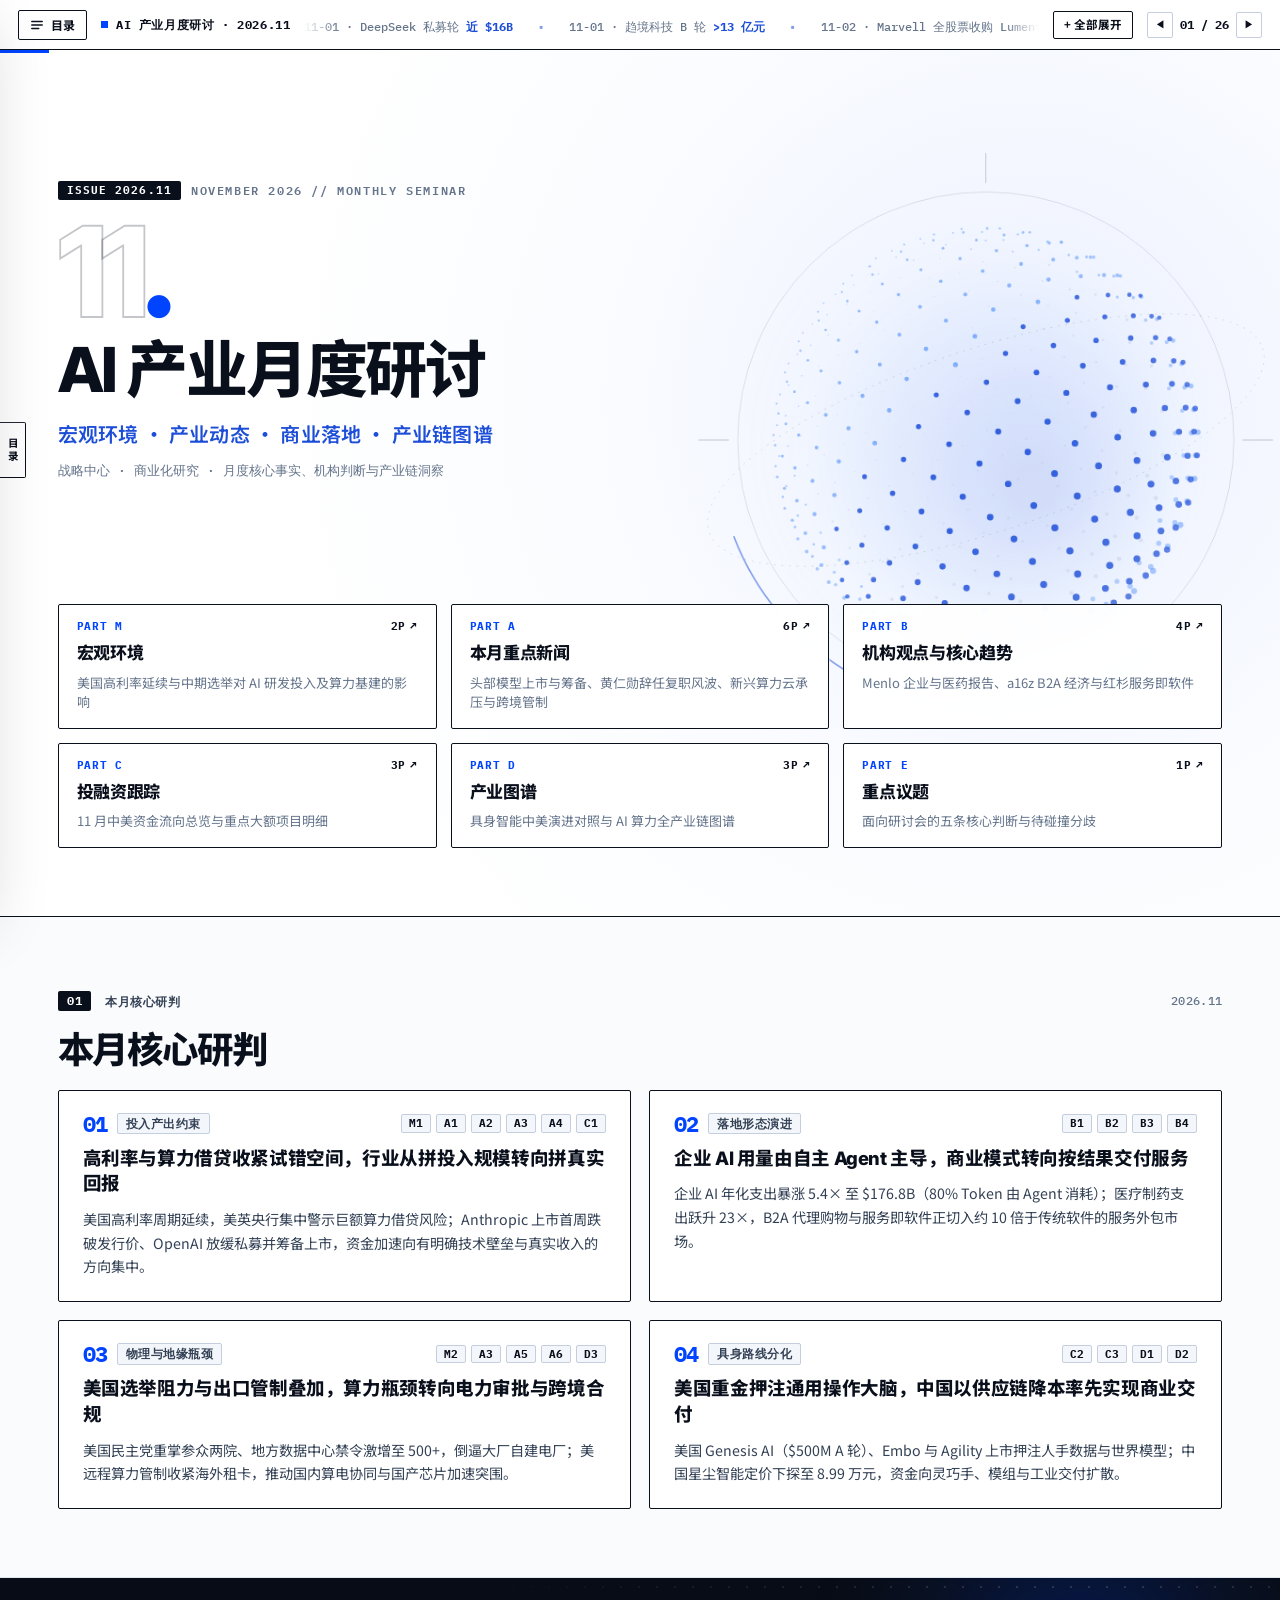
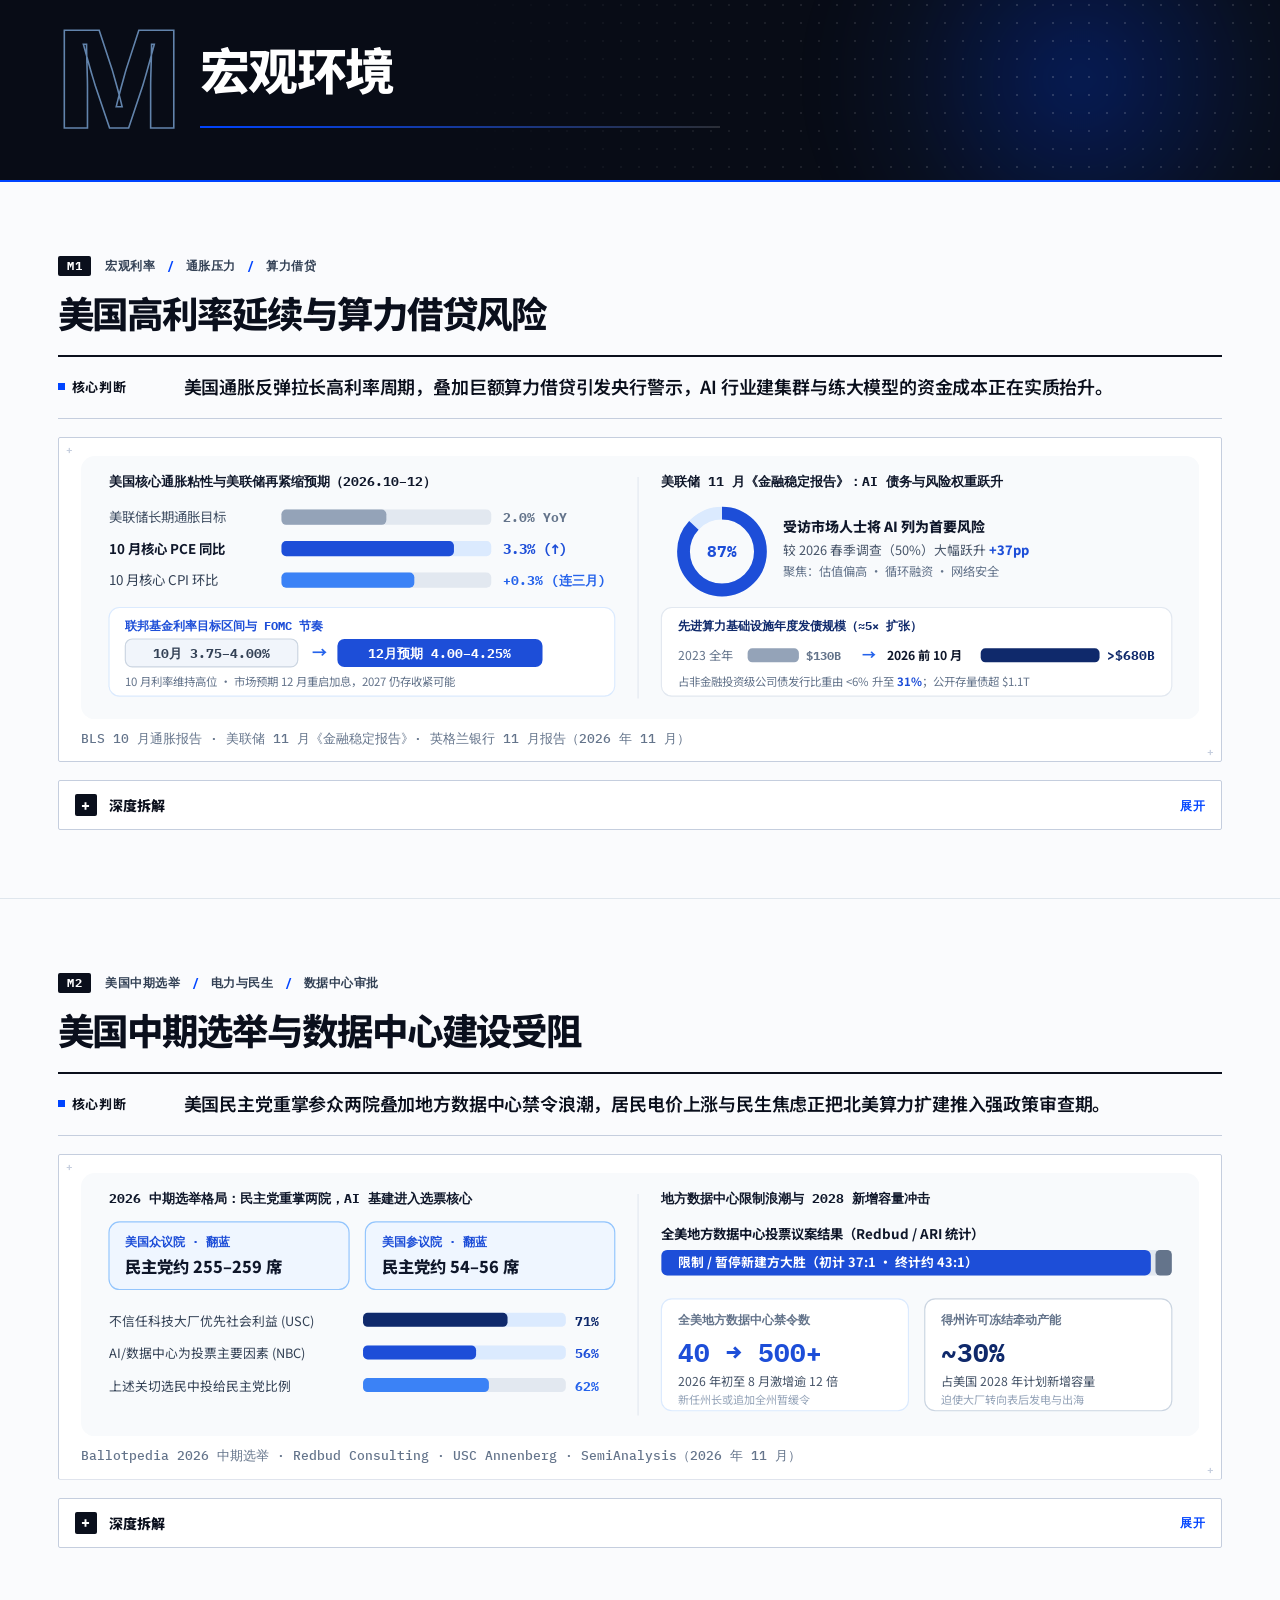
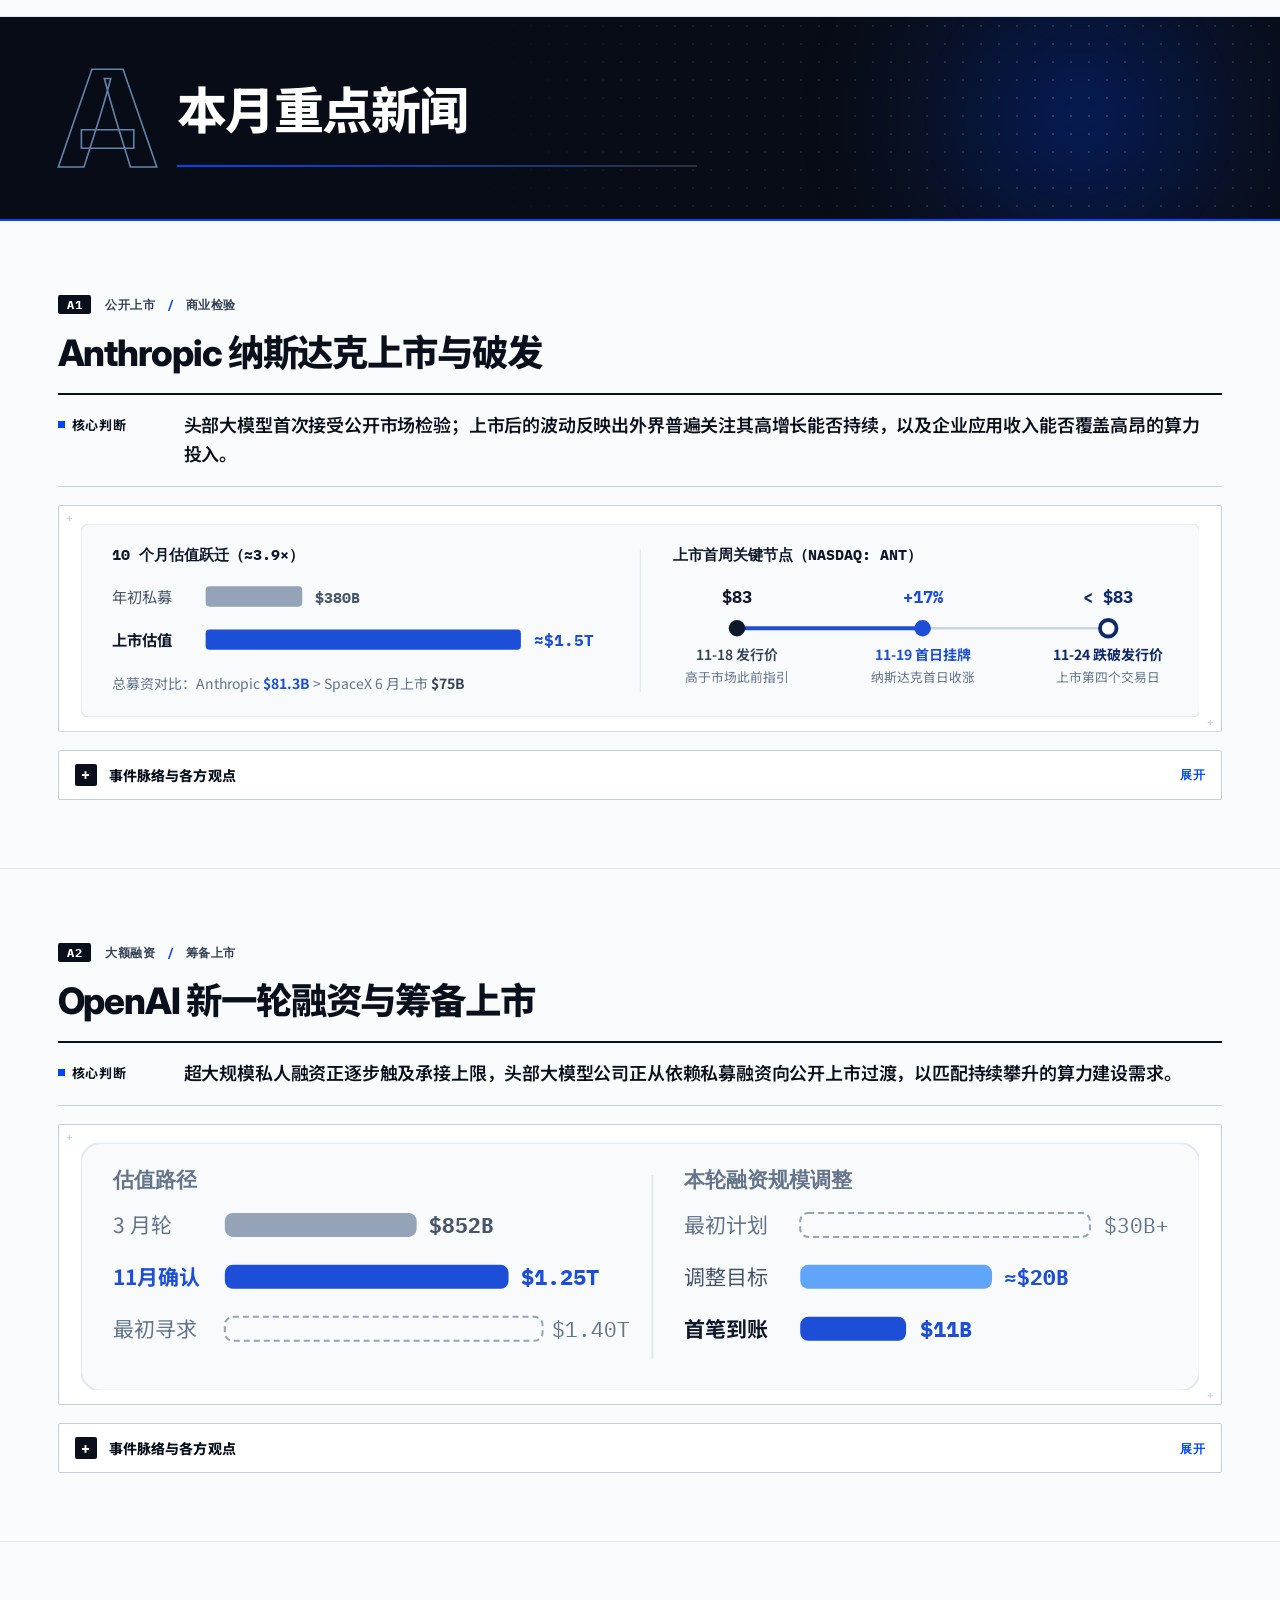
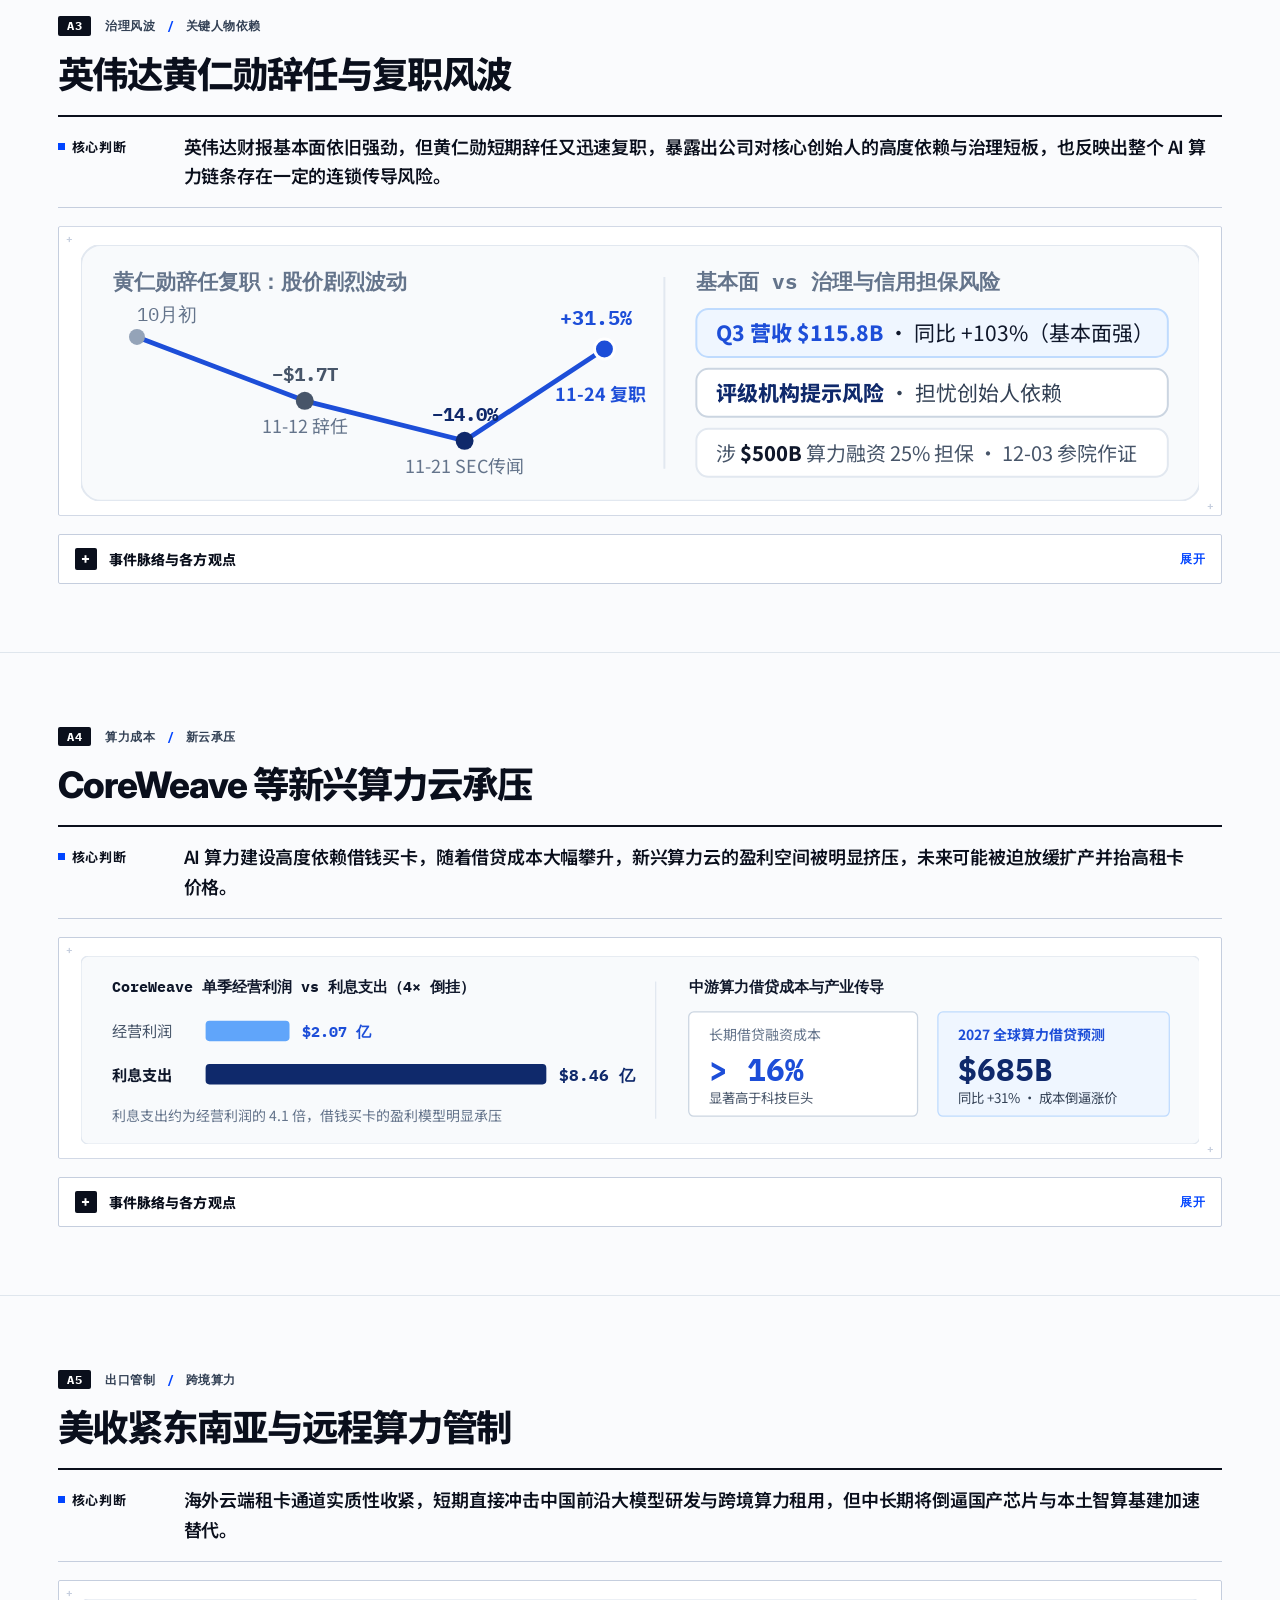
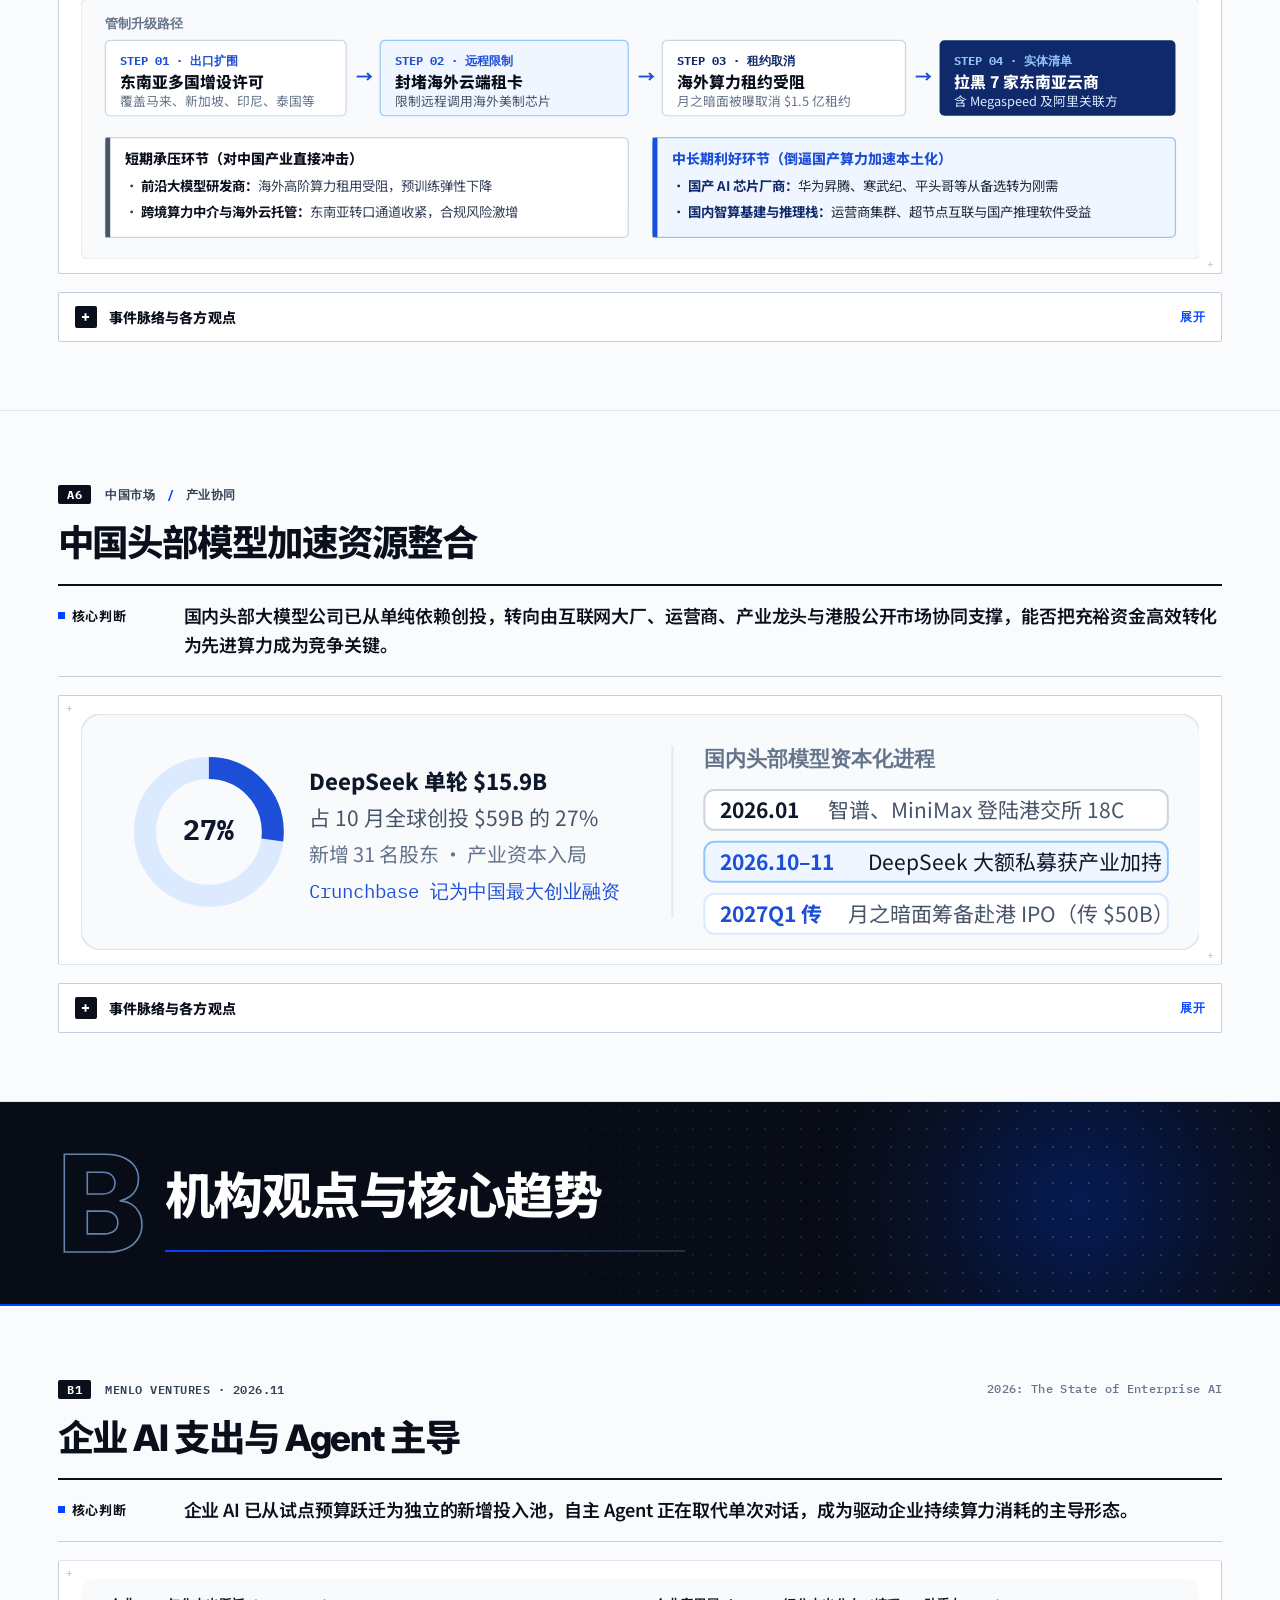
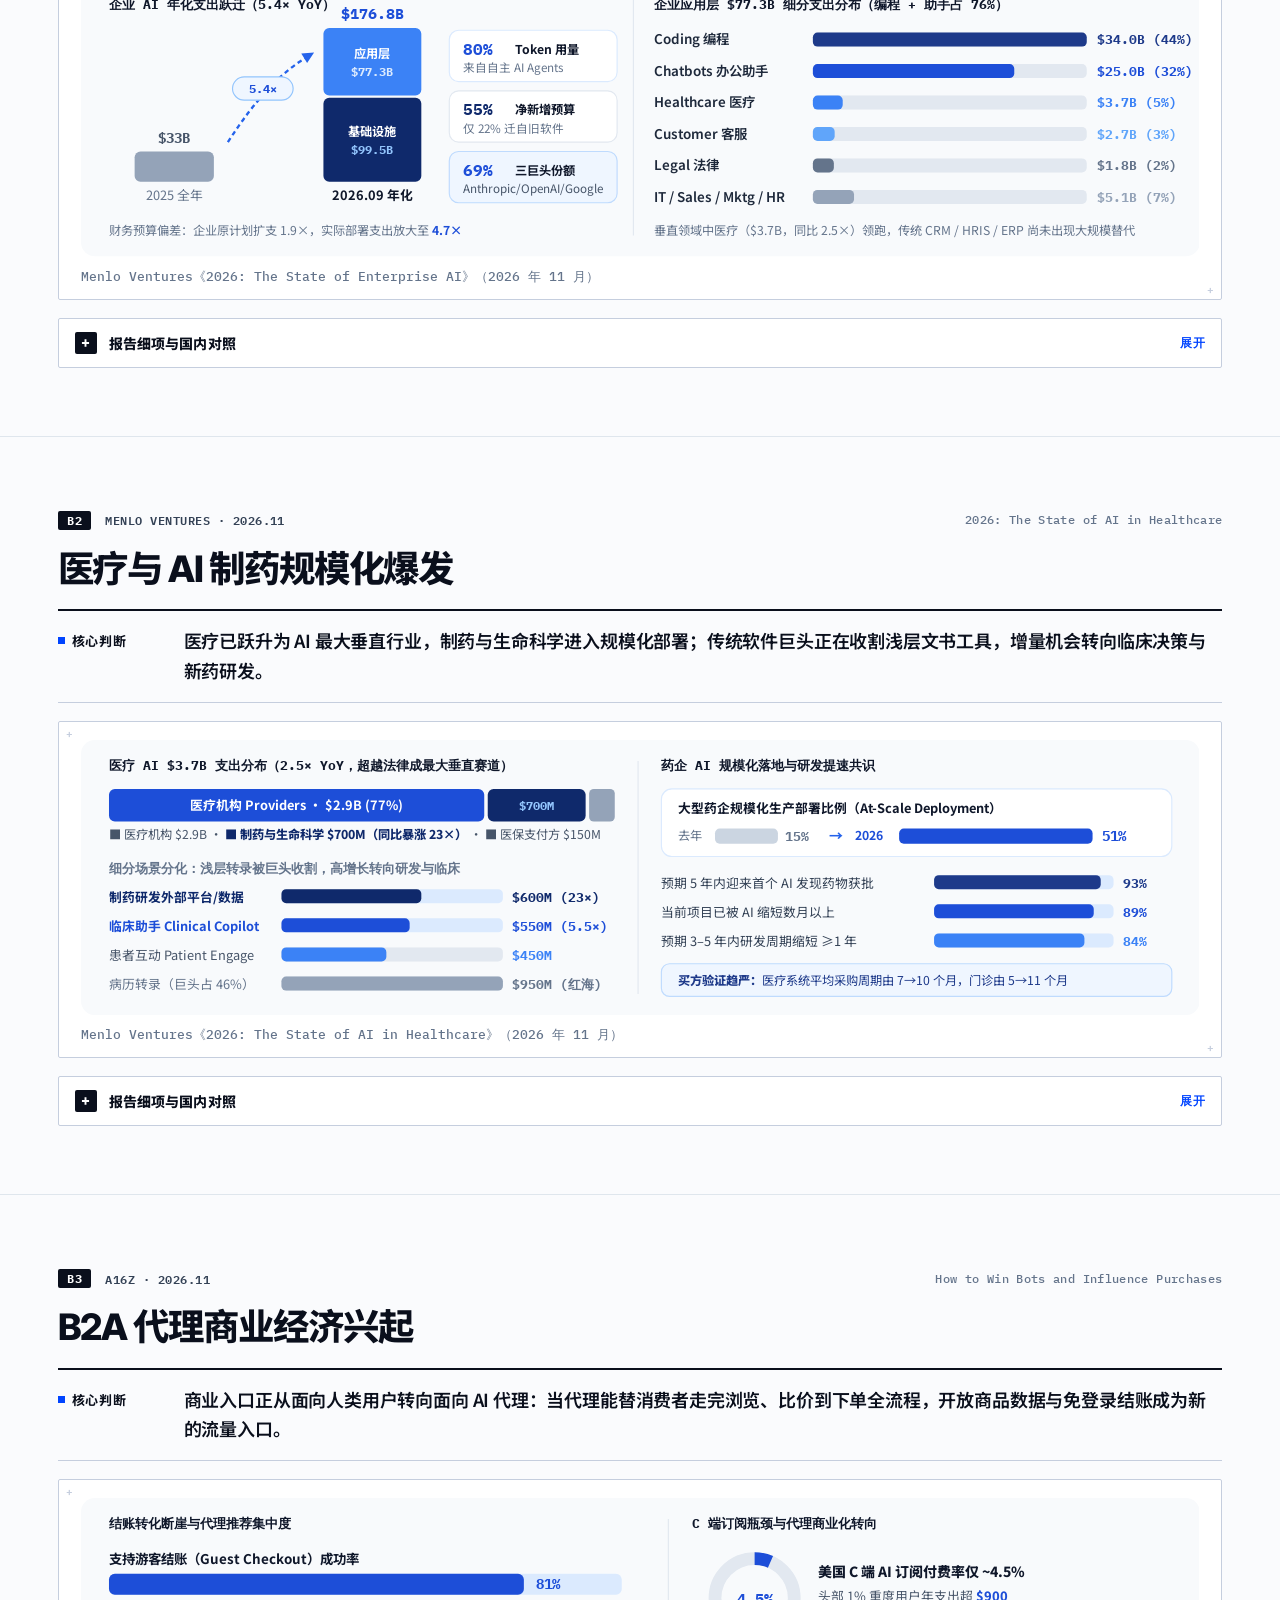
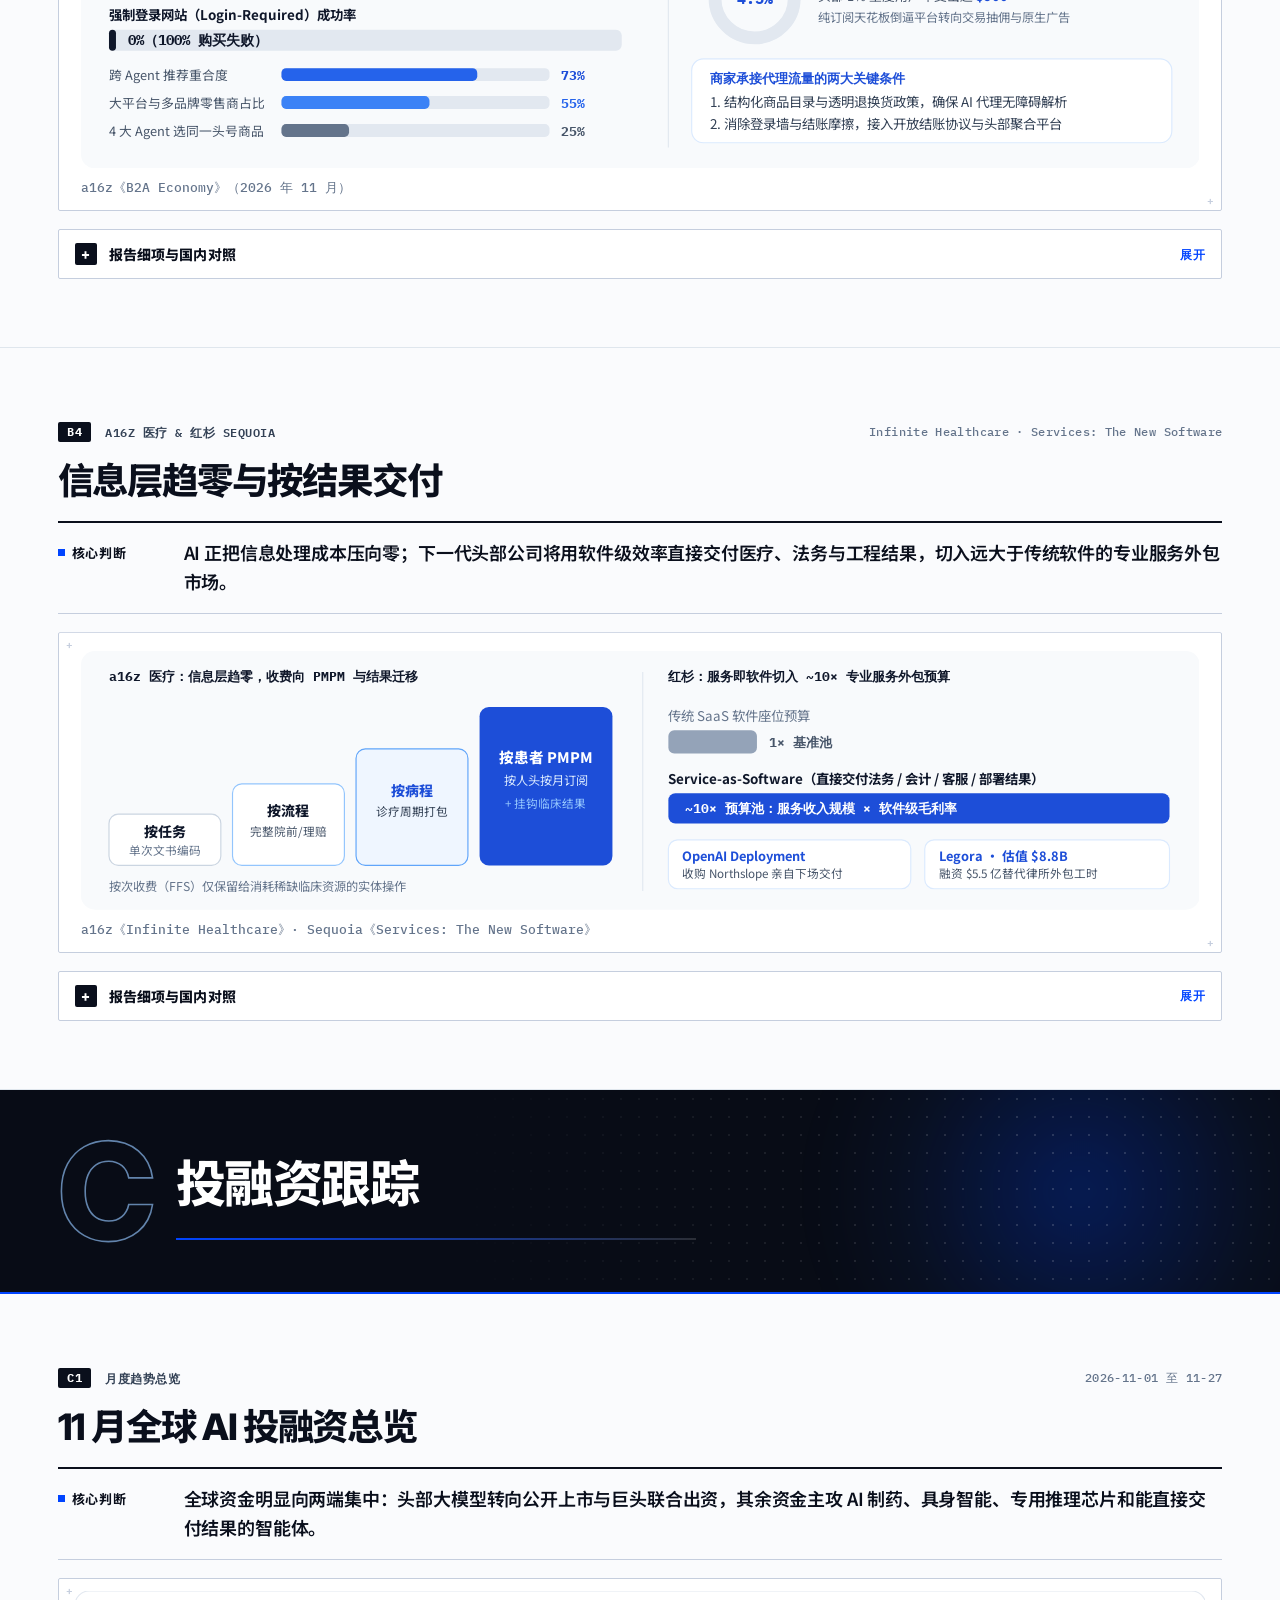
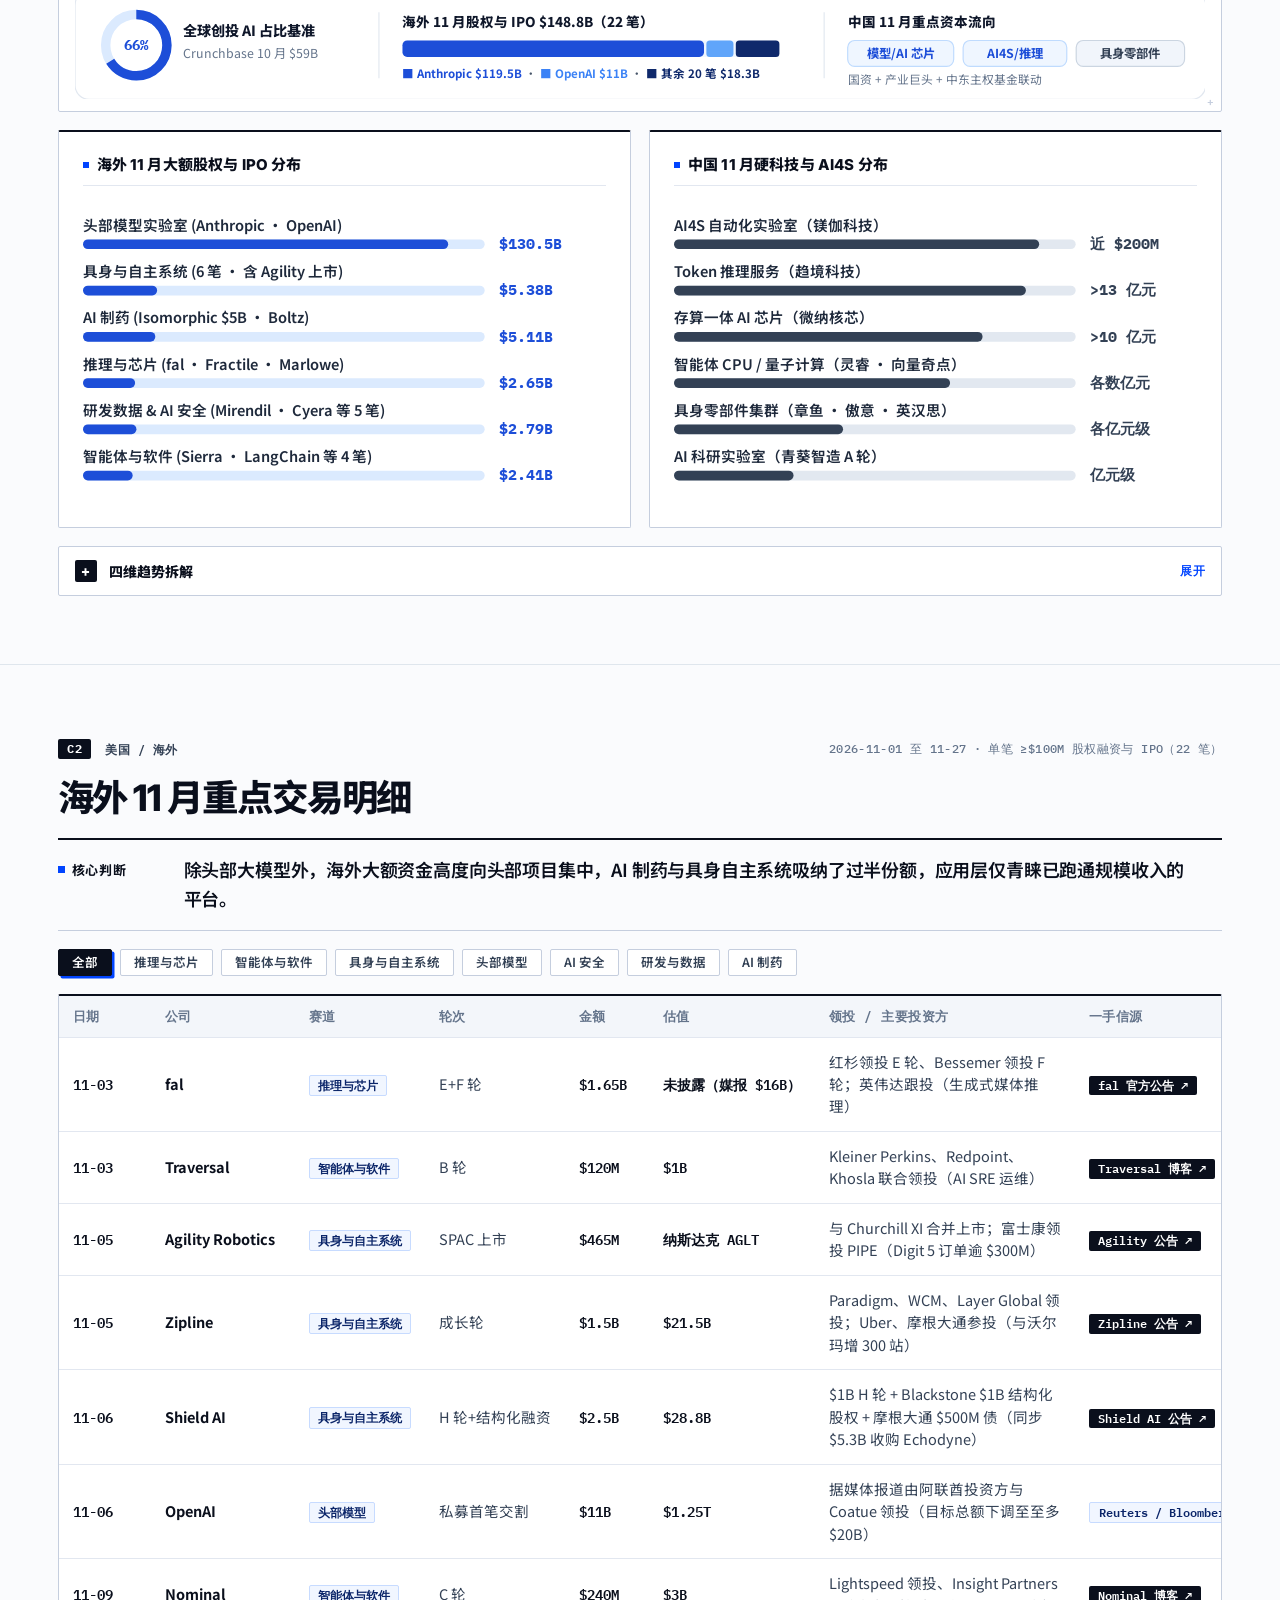
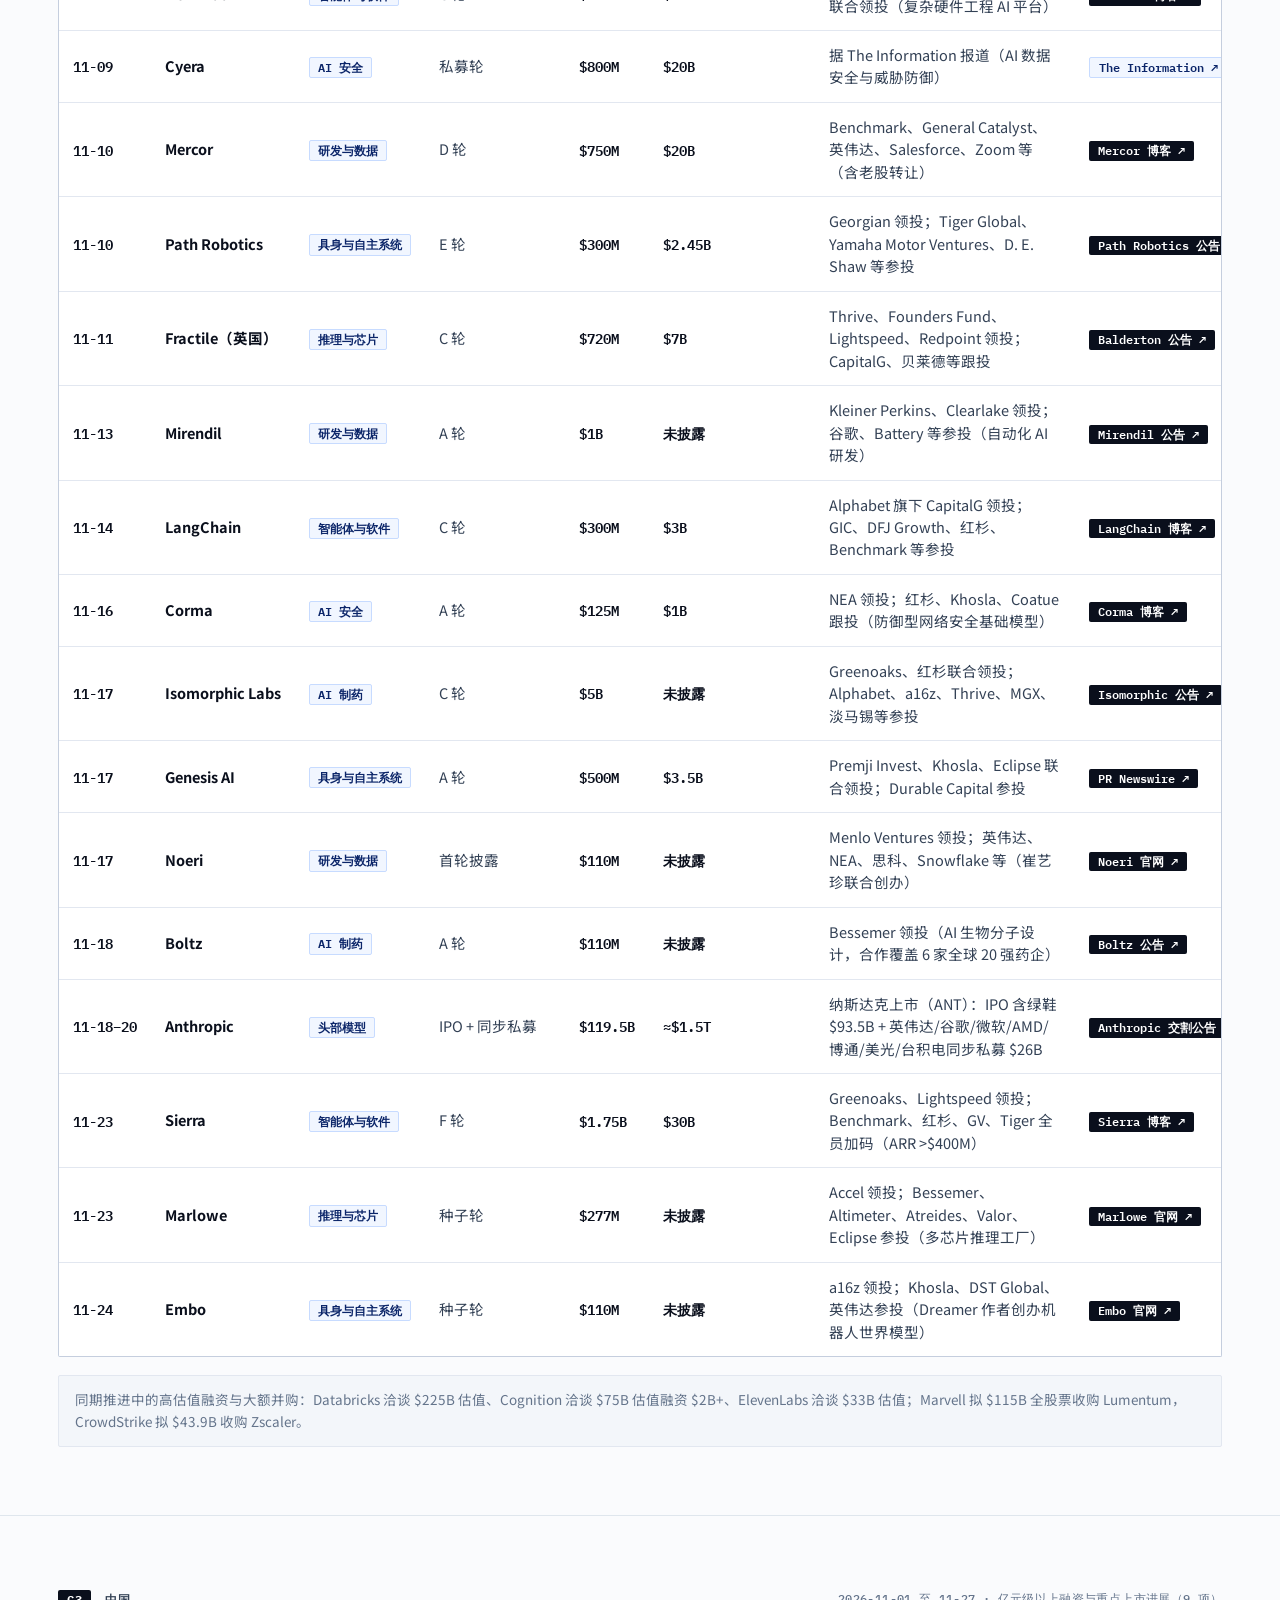
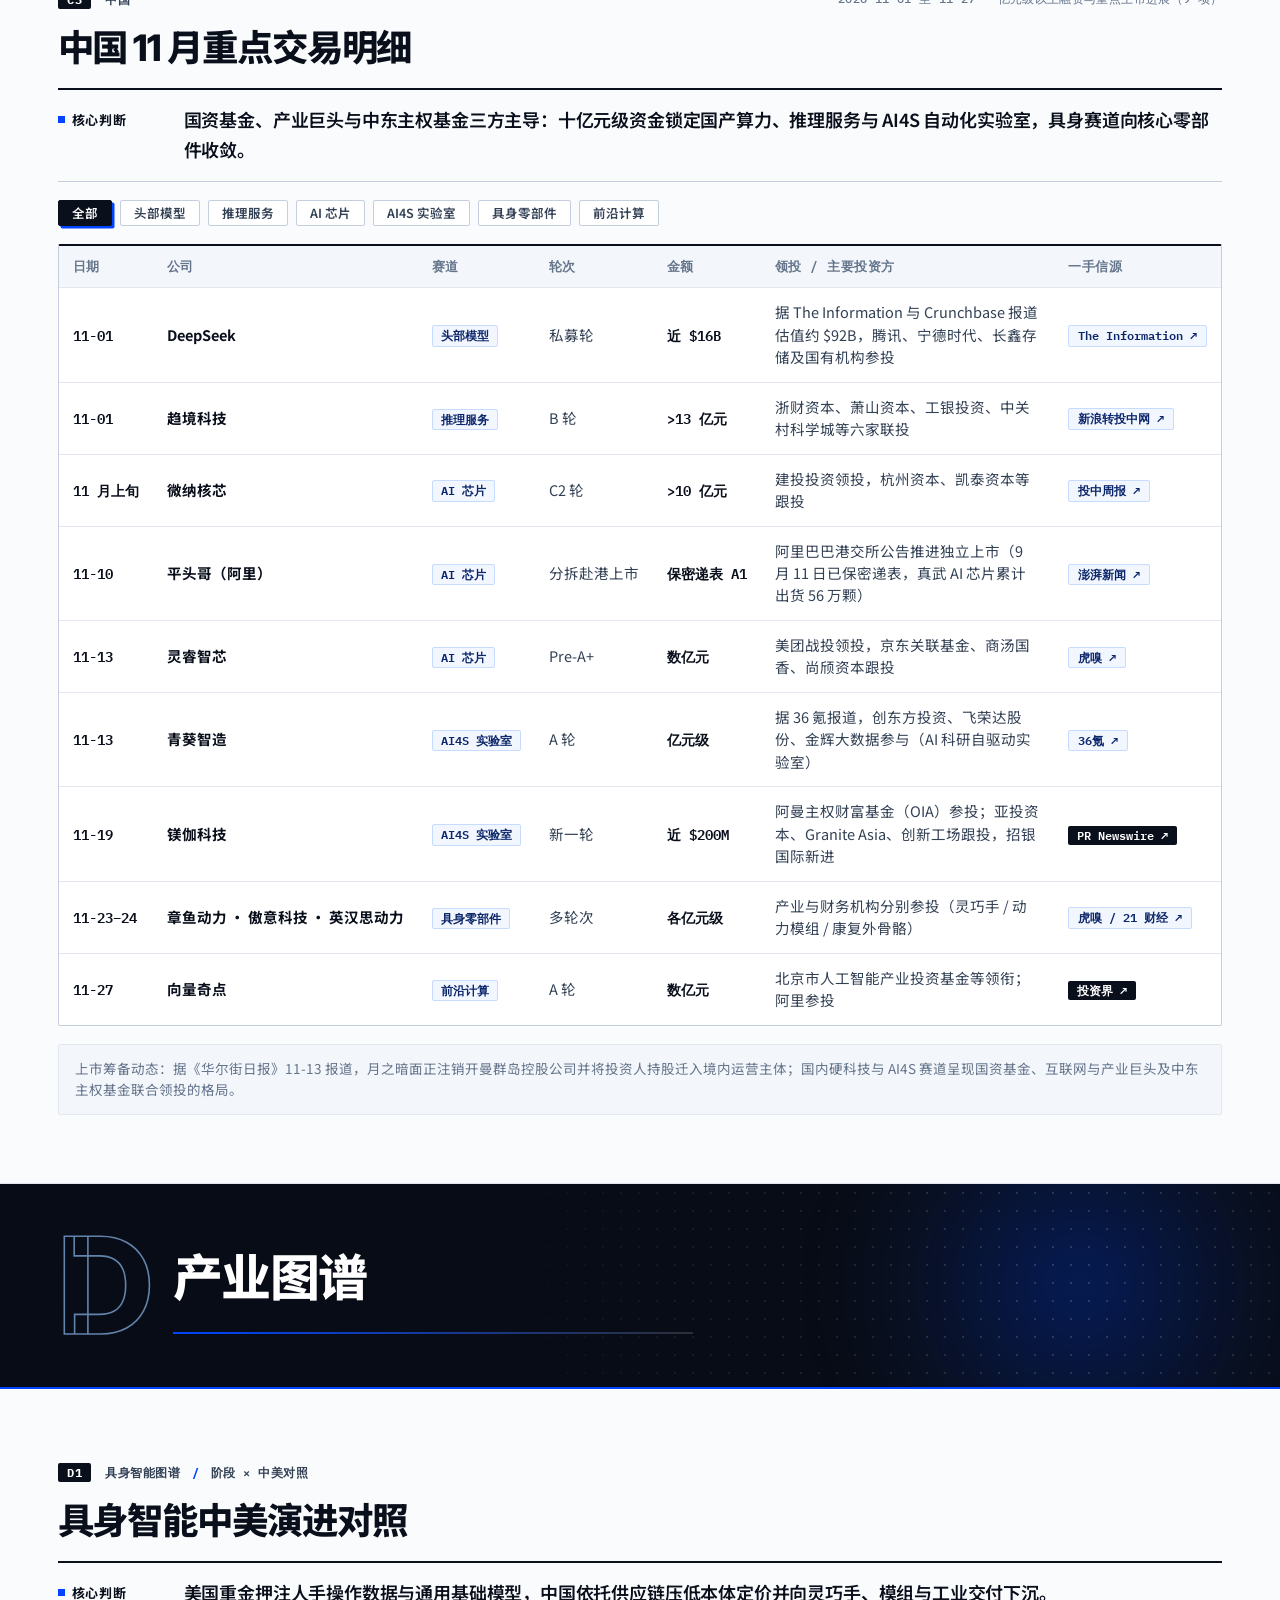
<file: index.html>
<!doctype html>
<html lang="zh-CN">
<head>
  <meta charset="utf-8">
  <meta name="viewport" content="width=device-width, initial-scale=1, viewport-fit=cover">
  <title>AI 产业月度研讨 · 2026.11</title>
  <link rel="icon" href="data:,">
  <link rel="preconnect" href="https://fonts.googleapis.com">
  <link rel="preconnect" href="https://fonts.gstatic.com" crossorigin>
  <link rel="stylesheet" href="https://fonts.googleapis.com/css2?family=IBM+Plex+Mono:wght@400;500;600;700&family=Inter:wght@400;500;600;700;800&family=Noto+Sans+SC:wght@400;500;600;700;800&display=swap">
  <link rel="stylesheet" href="assets/styles.css">
</head>
<body>

  <!-- Top Chrome -->
  <header class="topbar" aria-label="顶部导航">
    <button class="nav-trigger" id="navTrigger" type="button" aria-expanded="false" aria-controls="sideDrawer">
      <svg viewBox="0 0 16 16" fill="none" stroke="currentColor" stroke-width="1.6" stroke-linecap="round" aria-hidden="true">
        <line x1="2" y1="4" x2="14" y2="4"/>
        <line x1="2" y1="8" x2="14" y2="8"/>
        <line x1="2" y1="12" x2="10" y2="12"/>
      </svg>
      <span>目录</span>
    </button>
    <div class="brand-pill">
      <span class="brand-dot" aria-hidden="true"></span>
      <span>AI 产业月度研讨 · 2026.11</span>
    </div>
    <div class="ticker" aria-hidden="true">
      <div class="ticker-track" id="ticker"></div>
    </div>
    <div class="counter">
      <button id="prev" type="button" aria-label="上一页">◀</button>
      <span id="pc">01 / 19</span>
      <button id="next" type="button" aria-label="下一页">▶</button>
    </div>
  </header>
  <div class="progress-bar" id="progress"></div>

  <!-- Retractable Left-Edge Handle (Zero Content Overlap) -->
  <button class="edge-tab" id="edgeTab" type="button" aria-label="展开侧边目录">
    <span>目录</span>
  </button>

  <!-- Hidden Slide-Out Navigation Drawer -->
  <div class="drawer-backdrop" id="drawerBackdrop"></div>
  <aside class="side-drawer" id="sideDrawer" aria-label="全页快速跳转" aria-hidden="true">
    <div class="drawer-head">
      <span class="drawer-head-title">INDEX · 2026.11</span>
      <button class="drawer-close" id="drawerClose" type="button" aria-label="关闭目录">✕</button>
    </div>
    <nav class="drawer-body" id="drawerBody"></nav>
  </aside>

  <!-- Main Deck Container (Data-Driven) -->
  <main id="deck"></main>

  <!-- Monthly Data Modules (Rolling Update: Only Edit Files Inside data/YYYY-MM/) -->
  <script src="data/2026-11/meta.js"></script>
  <script src="data/2026-11/macro.js"></script>
  <script src="data/2026-11/news.js"></script>
  <script src="data/2026-11/trends.js"></script>
  <script src="data/2026-11/funding.js"></script>
  <script src="data/2026-11/maps.js"></script>
  <script src="data/2026-11/topics.js"></script>

  <!-- Visualization, Brand Marks & Interactive Deck Engine -->
  <script src="assets/logos.js"></script>
  <script src="assets/charts.js"></script>
  <script src="assets/app.js"></script>
</body>
</html>
</file>
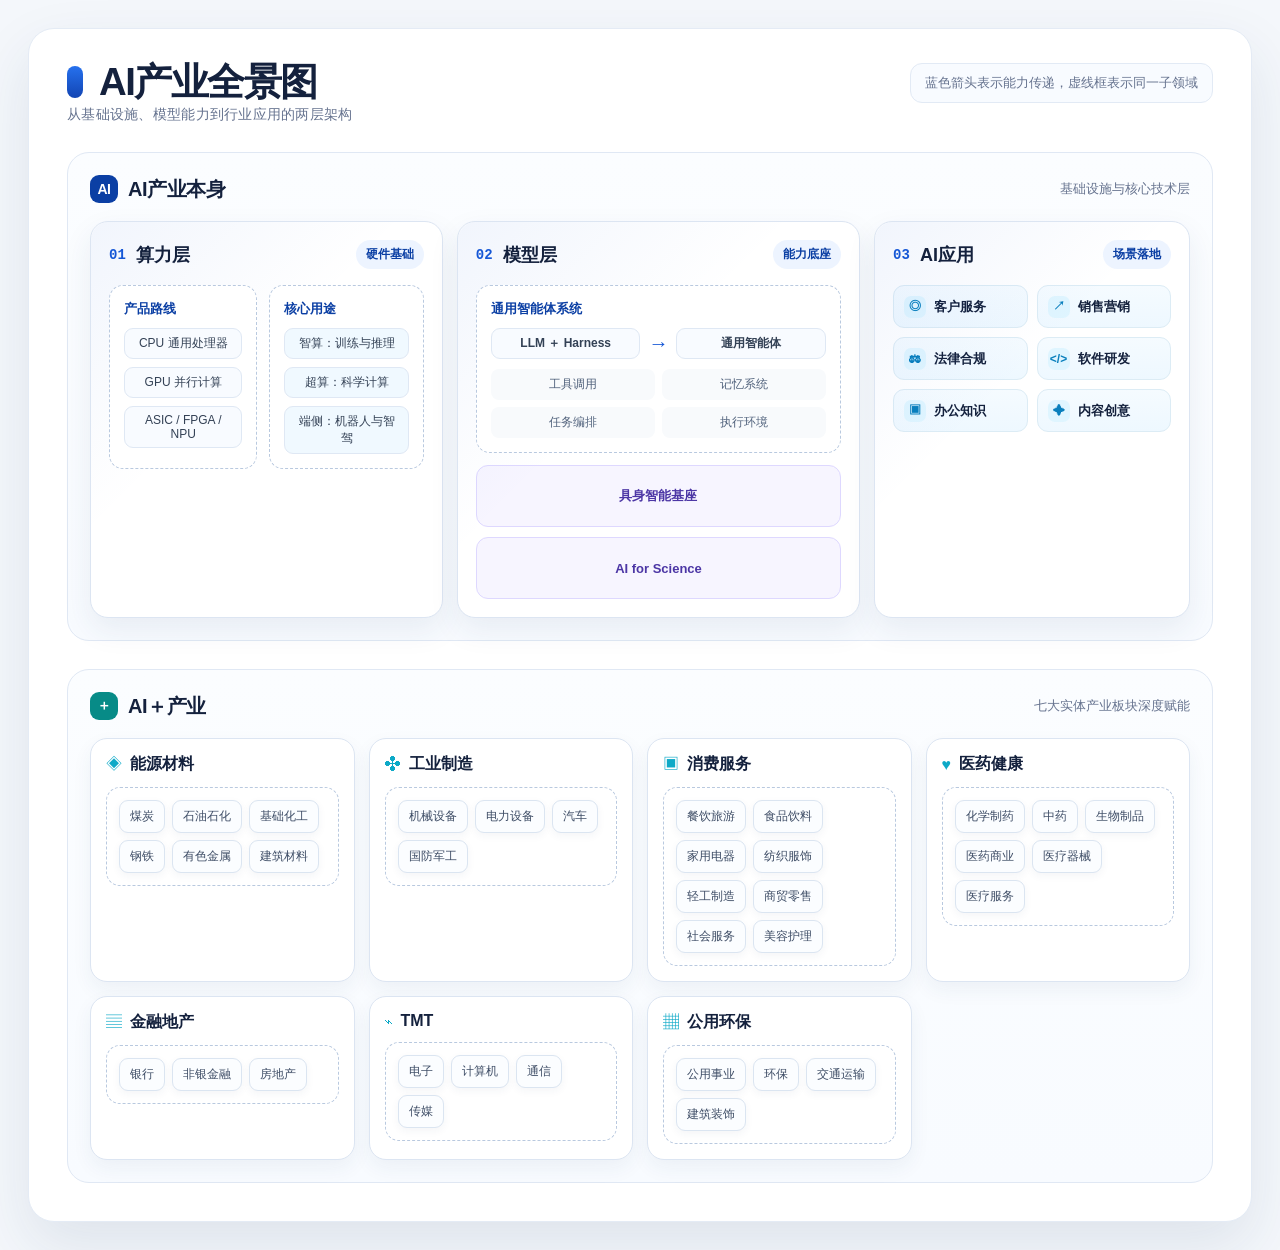
<file: sources/AI行业全景图-原始.html>
<!doctype html>
<html lang="zh-CN">
<head>
  <meta charset="utf-8" />
  <meta name="viewport" content="width=device-width, initial-scale=1" />
  <title>AI产业全景图</title>
  <style>
    :root {
      --ink: #14213d;
      --muted: #66738f;
      --blue: #1557d6;
      --blue-deep: #0b3fa4;
      --blue-soft: #edf4ff;
      --cyan: #0da9c7;
      --purple: #7c5ce5;
      --line: #dce5f2;
      --dash: #b9c9df;
      --canvas: #f4f7fb;
      --card: #ffffff;
      --shadow: 0 12px 30px rgba(35, 60, 100, .08);
    }

    * { box-sizing: border-box; }
    body {
      margin: 0;
      padding: 28px;
      color: var(--ink);
      background: var(--canvas);
      font-family: "Inter", "Noto Sans SC", "Microsoft YaHei", sans-serif;
    }

    .canvas {
      width: min(1440px, 100%);
      margin: 0 auto;
      padding: 34px 38px 38px;
      border: 1px solid #e4ebf5;
      border-radius: 26px;
      background: #fff;
      box-shadow: 0 24px 60px rgba(32, 55, 94, .10);
    }

    .topline { display: flex; justify-content: space-between; align-items: flex-start; gap: 24px; }
    .title-wrap { display: flex; align-items: center; gap: 16px; }
    .title-mark { width: 16px; height: 32px; border-radius: 8px; background: linear-gradient(180deg, #2671ee, #1245b3); }
    h1 { margin: 0; font-size: clamp(28px, 3vw, 42px); letter-spacing: -.04em; line-height: 1; }
    .subtitle { margin: 5px 0 0; color: var(--muted); font-size: 14px; letter-spacing: .02em; }
    .legend { padding: 10px 14px; border: 1px solid #e2eaf5; border-radius: 12px; color: var(--muted); font-size: 13px; background: #f8fbff; }

    .section { margin-top: 28px; padding: 22px; border: 1px solid #e0e8f4; border-radius: 22px; background: linear-gradient(180deg, #fbfdff, #f8fbff); }
    .section-head { display: flex; align-items: center; justify-content: space-between; margin-bottom: 18px; }
    .section-title { display: flex; align-items: center; gap: 10px; font-size: 20px; font-weight: 800; letter-spacing: -.02em; }
    .section-title .glyph { display: grid; place-items: center; width: 28px; height: 28px; border-radius: 9px; color: #fff; background: var(--blue-deep); font-size: 14px; }
    .section-note { color: var(--muted); font-size: 13px; }

    .layers { display: grid; grid-template-columns: 1.05fr 1.2fr .94fr; gap: 14px; }
    .layer { position: relative; min-height: 285px; padding: 18px; border: 1px solid var(--line); border-radius: 18px; background: var(--card); box-shadow: var(--shadow); }
    .layer::before { content: ""; position: absolute; inset: 0; border-radius: inherit; pointer-events: none; background: linear-gradient(135deg, rgba(21,87,214,.06), transparent 42%); }
    .layer-head { position: relative; display: flex; align-items: center; gap: 10px; margin-bottom: 16px; }
    .layer-num { color: var(--blue); font: 800 14px/1 "IBM Plex Mono", monospace; }
    .layer-name { font-size: 18px; font-weight: 800; }
    .layer-tag { margin-left: auto; padding: 6px 10px; border-radius: 999px; color: var(--blue-deep); background: var(--blue-soft); font-size: 12px; font-weight: 700; }

    .dashed { border: 1px dashed var(--dash); border-radius: 14px; }
    .subpanel { position: relative; padding: 14px; background: #fff; }
    .subpanel-title { margin-bottom: 10px; color: var(--blue-deep); font-size: 13px; font-weight: 800; }
    .pair-grid { display: grid; gap: 8px; }
    .pair-row { display: grid; grid-template-columns: 1fr 24px 1fr; gap: 6px; align-items: center; }
    .mini { min-height: 30px; display: grid; place-items: center; padding: 6px 8px; border: 1px solid #dfe8f4; border-radius: 9px; color: #334155; background: #f8fbff; font-size: 12px; text-align: center; }
    .mini.use { background: #f0f9ff; }
    .arrow { color: #8aa0bf; font-size: 17px; font-weight: 900; text-align: center; }

    .compute-flow { display: grid; grid-template-columns: 1fr 1.04fr; gap: 12px; }
    .model-flow { display: grid; gap: 12px; }
    .flow-main { display: flex; align-items: center; gap: 8px; }
    .flow-main .mini { flex: 1; font-weight: 700; }
    .flow-arrow { color: var(--blue); font-size: 20px; font-weight: 900; }
    .feature-grid { display: grid; grid-template-columns: 1fr 1fr; gap: 7px; margin-top: 10px; }
    .feature { padding: 7px 8px; border-radius: 8px; color: #52637d; background: #f8fafc; font-size: 12px; text-align: center; }
    .vertical-base { display: grid; gap: 10px; }
    .base-card { min-height: 62px; display: grid; place-items: center; border: 1px solid #ded8ff; border-radius: 12px; color: #4c36a5; background: #f7f5ff; font-size: 13px; font-weight: 700; text-align: center; }

    .app-grid { display: grid; grid-template-columns: 1fr 1fr; gap: 9px; }
    .app { display: flex; align-items: center; gap: 8px; min-height: 43px; padding: 9px 10px; border: 1px solid #dcecf5; border-radius: 11px; background: linear-gradient(180deg, #f5fbff, #eef8ff); font-size: 13px; font-weight: 700; }
    .app i { width: 22px; height: 22px; display: grid; place-items: center; border-radius: 7px; color: #087fbd; background: #dff5ff; font-style: normal; font-size: 12px; }

    .industry-grid { display: grid; grid-template-columns: repeat(4, 1fr); gap: 14px; }
    .industry-grid .industry:nth-child(n+5) { grid-column: span 1.333; }
    .industry { min-height: 142px; padding: 15px; border: 1px solid var(--line); border-radius: 17px; background: #fff; box-shadow: 0 8px 20px rgba(35,60,100,.06); }
    .industry-head { display: flex; align-items: center; gap: 8px; margin-bottom: 12px; }
    .industry-icon { color: var(--cyan); font-size: 16px; }
    .industry-name { font-size: 16px; font-weight: 800; }
    .pills { display: flex; flex-wrap: wrap; gap: 7px; padding: 12px; }
    .pill { padding: 7px 10px; border: 1px solid #dbe5f1; border-radius: 9px; color: #3e4d66; background: #fbfdff; font-size: 12px; box-shadow: 0 3px 8px rgba(35,60,100,.05); }

    @media (max-width: 1100px) {
      body { padding: 12px; }
      .canvas { padding: 24px; }
      .layers { grid-template-columns: 1fr; }
      .layer { min-height: auto; }
      .industry-grid { grid-template-columns: repeat(2, 1fr); }
      .industry-grid .industry:nth-child(n+5) { grid-column: auto; }
    }
    @media (max-width: 650px) {
      .topline, .section-head { align-items: flex-start; flex-direction: column; }
      .industry-grid { grid-template-columns: 1fr; }
      .compute-flow { grid-template-columns: 1fr; }
    }
  </style>
</head>
<body>
  <main class="canvas">
    <header class="topline">
      <div>
        <div class="title-wrap"><span class="title-mark"></span><h1>AI产业全景图</h1></div>
        <p class="subtitle">从基础设施、模型能力到行业应用的两层架构</p>
      </div>
      <div class="legend">蓝色箭头表示能力传递，虚线框表示同一子领域</div>
    </header>

    <section class="section">
      <div class="section-head"><div class="section-title"><span class="glyph">AI</span>AI产业本身</div><div class="section-note">基础设施与核心技术层</div></div>
      <div class="layers">
        <article class="layer">
          <div class="layer-head"><span class="layer-num">01</span><span class="layer-name">算力层</span><span class="layer-tag">硬件基础</span></div>
          <div class="compute-flow">
            <div class="subpanel dashed"><div class="subpanel-title">产品路线</div><div class="pair-grid">
              <div class="mini">CPU 通用处理器</div><div class="mini">GPU 并行计算</div><div class="mini">ASIC / FPGA / NPU</div>
            </div></div>
            <div class="subpanel dashed"><div class="subpanel-title">核心用途</div><div class="pair-grid">
              <div class="mini use">智算：训练与推理</div><div class="mini use">超算：科学计算</div><div class="mini use">端侧：机器人与智驾</div>
            </div></div>
          </div>
        </article>

        <article class="layer">
          <div class="layer-head"><span class="layer-num">02</span><span class="layer-name">模型层</span><span class="layer-tag">能力底座</span></div>
          <div class="model-flow">
            <div class="subpanel dashed"><div class="subpanel-title">通用智能体系统</div><div class="flow-main"><div class="mini">LLM ＋ Harness</div><span class="flow-arrow">→</span><div class="mini">通用智能体</div></div><div class="feature-grid"><div class="feature">工具调用</div><div class="feature">记忆系统</div><div class="feature">任务编排</div><div class="feature">执行环境</div></div></div>
            <div class="vertical-base"><div class="base-card">具身智能基座</div><div class="base-card">AI for Science</div></div>
          </div>
        </article>

        <article class="layer">
          <div class="layer-head"><span class="layer-num">03</span><span class="layer-name">AI应用</span><span class="layer-tag">场景落地</span></div>
          <div class="app-grid">
            <div class="app"><i>◎</i>客户服务</div><div class="app"><i>↗</i>销售营销</div>
            <div class="app"><i>⚖</i>法律合规</div><div class="app"><i>&lt;/&gt;</i>软件研发</div>
            <div class="app"><i>▣</i>办公知识</div><div class="app"><i>✦</i>内容创意</div>
          </div>
        </article>
      </div>
    </section>

    <section class="section">
      <div class="section-head"><div class="section-title"><span class="glyph" style="background:#078b87">＋</span>AI＋产业</div><div class="section-note">七大实体产业板块深度赋能</div></div>
      <div class="industry-grid">
        <article class="industry"><div class="industry-head"><span class="industry-icon">◈</span><span class="industry-name">能源材料</span></div><div class="pills dashed"><span class="pill">煤炭</span><span class="pill">石油石化</span><span class="pill">基础化工</span><span class="pill">钢铁</span><span class="pill">有色金属</span><span class="pill">建筑材料</span></div></article>
        <article class="industry"><div class="industry-head"><span class="industry-icon">✣</span><span class="industry-name">工业制造</span></div><div class="pills dashed"><span class="pill">机械设备</span><span class="pill">电力设备</span><span class="pill">汽车</span><span class="pill">国防军工</span></div></article>
        <article class="industry"><div class="industry-head"><span class="industry-icon">▣</span><span class="industry-name">消费服务</span></div><div class="pills dashed"><span class="pill">餐饮旅游</span><span class="pill">食品饮料</span><span class="pill">家用电器</span><span class="pill">纺织服饰</span><span class="pill">轻工制造</span><span class="pill">商贸零售</span><span class="pill">社会服务</span><span class="pill">美容护理</span></div></article>
        <article class="industry"><div class="industry-head"><span class="industry-icon">♥</span><span class="industry-name">医药健康</span></div><div class="pills dashed"><span class="pill">化学制药</span><span class="pill">中药</span><span class="pill">生物制品</span><span class="pill">医药商业</span><span class="pill">医疗器械</span><span class="pill">医疗服务</span></div></article>
        <article class="industry"><div class="industry-head"><span class="industry-icon">▤</span><span class="industry-name">金融地产</span></div><div class="pills dashed"><span class="pill">银行</span><span class="pill">非银金融</span><span class="pill">房地产</span></div></article>
        <article class="industry"><div class="industry-head"><span class="industry-icon">⌁</span><span class="industry-name">TMT</span></div><div class="pills dashed"><span class="pill">电子</span><span class="pill">计算机</span><span class="pill">通信</span><span class="pill">传媒</span></div></article>
        <article class="industry"><div class="industry-head"><span class="industry-icon">▦</span><span class="industry-name">公用环保</span></div><div class="pills dashed"><span class="pill">公用事业</span><span class="pill">环保</span><span class="pill">交通运输</span><span class="pill">建筑装饰</span></div></article>
      </div>
    </section>
  </main>
</body>
</html>
</file>
<file: assets/styles.css>
/* ==========================================================================
   AI Industry Monthly Seminar — Blue / White / Gray Minimal Portfolio System
   Clean editorial grid, subtle halftone artistry, hidden slide-out drawer nav
   ========================================================================== */

:root {
  --bg: #FAFBFD;
  --bg-grid: rgba(10, 15, 28, 0.045);
  --surface: #FFFFFF;
  --surface-soft: #F3F6FA;
  --ink: #0A0F1C;
  --ink-secondary: #334155;
  --muted: #64748B;
  --line: #E2E7F0;
  --line-strong: #C5CEDE;
  --blue: #1D4ED8;
  --blue-bright: #0044FF;
  --blue-deep: #0B2569;
  --blue-soft: #F1F6FF;
  --blue-tint: #C7DBFF;
  --slate-dark: #080C16;
  --shadow-sm: none;
  --shadow-md: 4px 4px 0 var(--blue);
  --shadow-brutal: 5px 5px 0 var(--blue);
  --shadow-ink: 4px 4px 0 var(--ink);
  --shadow-lg: 0 24px 60px rgba(8, 12, 22, 0.16);
  --radius-sm: 2px;
  --radius-md: 3px;
  --radius-lg: 4px;
  --ease: cubic-bezier(0.16, 1, 0.3, 1);
  --font-display: "Inter", "Noto Sans SC", "PingFang SC", -apple-system, BlinkMacSystemFont, sans-serif;
  --font-body: "Noto Sans SC", "Inter", "PingFang SC", "Microsoft YaHei", sans-serif;
  --font-mono: "IBM Plex Mono", "SFMono-Regular", Menlo, monospace;
  color-scheme: light;
}

*,
*::before,
*::after {
  box-sizing: border-box;
}

html {
  scroll-behavior: smooth;
  scroll-padding-top: 64px;
}

body {
  margin: 0;
  padding: 0;
  background-color: var(--bg);
  color: var(--ink);
  font-family: var(--font-body);
  font-size: 15.5px;
  line-height: 1.68;
  -webkit-font-smoothing: antialiased;
  overflow-x: hidden;
}

a {
  color: var(--blue);
  text-decoration: none;
  transition: color 0.18s var(--ease), opacity 0.18s var(--ease);
}

a:hover {
  color: var(--blue-deep);
}

a:focus-visible,
button:focus-visible {
  outline: 2px solid var(--blue-bright);
  outline-offset: 2px;
}

/* ========================= Top Chrome Bar ========================= */
.topbar {
  position: fixed;
  top: 0;
  left: 0;
  right: 0;
  z-index: 40;
  height: calc(50px + env(safe-area-inset-top, 0px));
  padding-top: env(safe-area-inset-top, 0px);
  padding-left: max(18px, env(safe-area-inset-left, 0px));
  padding-right: max(18px, env(safe-area-inset-right, 0px));
  display: flex;
  align-items: center;
  gap: 14px;
  background: rgba(255, 255, 255, 0.92);
  backdrop-filter: blur(14px);
  -webkit-backdrop-filter: blur(14px);
  border-bottom: 1.5px solid var(--ink);
}

.nav-trigger {
  flex: none;
  display: inline-flex;
  align-items: center;
  gap: 7px;
  height: 30px;
  padding: 0 11px;
  border-radius: 2px;
  border: 1.5px solid var(--ink);
  background: var(--surface);
  color: var(--ink);
  font: 700 12px/1 var(--font-body);
  white-space: nowrap;
  cursor: pointer;
  transition: transform 0.16s var(--ease), box-shadow 0.16s var(--ease), background 0.16s var(--ease), color 0.16s var(--ease);
}

.nav-trigger:hover {
  background: var(--ink);
  color: #FFFFFF;
  transform: translate(-1.5px, -1.5px);
  box-shadow: 2.5px 2.5px 0 var(--blue);
}

.nav-trigger svg {
  width: 14px;
  height: 14px;
}

.brand-pill {
  flex: none;
  min-width: 0;
  display: inline-flex;
  align-items: center;
  gap: 8px;
  font: 700 12px/1 var(--font-mono);
  letter-spacing: 0.05em;
  color: var(--ink);
  white-space: nowrap;
}

.brand-pill > span:last-child {
  overflow: hidden;
  text-overflow: ellipsis;
}

.brand-dot {
  flex: none;
  width: 7px;
  height: 7px;
  border-radius: 0;
  background: var(--blue-bright);
}

.ticker {
  flex: 1;
  min-width: 0;
  overflow: hidden;
  mask-image: linear-gradient(to right, transparent, #000 5%, #000 95%, transparent);
  -webkit-mask-image: linear-gradient(to right, transparent, #000 5%, #000 95%, transparent);
}

.ticker-track {
  display: inline-flex;
  align-items: center;
  gap: 26px;
  white-space: nowrap;
  font: 500 11.5px/1 var(--font-mono);
  color: var(--muted);
  animation: tickerScroll 130s linear infinite;
}

.ticker:hover .ticker-track {
  animation-play-state: paused;
}

.ticker-track b {
  color: var(--blue);
  font-weight: 700;
}

.ticker-sep {
  font-size: 6px;
  color: var(--blue);
  opacity: 0.55;
}

@keyframes tickerScroll {
  from { transform: translateX(0); }
  to { transform: translateX(-50%); }
}

.counter {
  flex: none;
  display: inline-flex;
  align-items: center;
  gap: 7px;
  font: 700 12px/1 var(--font-mono);
  font-variant-numeric: tabular-nums;
  color: var(--ink);
}

.counter button {
  width: 26px;
  height: 26px;
  border-radius: 2px;
  border: 1.5px solid var(--line-strong);
  background: var(--surface);
  color: var(--ink);
  display: grid;
  place-items: center;
  cursor: pointer;
  font-size: 10px;
  transition: all 0.16s var(--ease);
}

.counter button:hover {
  border-color: var(--ink);
  background: var(--ink);
  color: #fff;
}

.progress-bar {
  position: fixed;
  top: calc(50px + env(safe-area-inset-top, 0px));
  left: 0;
  height: 2.5px;
  width: 0;
  background: var(--blue-bright);
  z-index: 41;
  transition: width 0.3s var(--ease);
}

/* ==================== Hidden Retractable Side Drawer ==================== */
.edge-tab {
  position: fixed;
  left: 0;
  top: 50%;
  transform: translateY(-50%);
  z-index: 45;
  display: flex;
  flex-direction: column;
  align-items: center;
  justify-content: center;
  gap: 6px;
  width: 26px;
  padding: 14px 4px;
  border: 1.5px solid var(--ink);
  border-left: 0;
  border-radius: 0 2px 2px 0;
  background: #FFFFFF;
  color: var(--ink);
  font: 700 10.5px/1.1 var(--font-body);
  cursor: pointer;
  transition: all 0.18s var(--ease);
}

.edge-tab:hover {
  width: 34px;
  color: #FFFFFF;
  border-color: var(--ink);
  background: var(--ink);
}

.edge-tab span {
  writing-mode: vertical-rl;
  letter-spacing: 0.18em;
}

.drawer-backdrop {
  position: fixed;
  inset: 0;
  z-index: 50;
  background: rgba(15, 23, 42, 0.24);
  backdrop-filter: blur(4px);
  opacity: 0;
  pointer-events: none;
  transition: opacity 0.28s var(--ease);
}

.drawer-backdrop.open {
  opacity: 1;
  pointer-events: auto;
}

.side-drawer {
  position: fixed;
  top: 0;
  left: 0;
  bottom: 0;
  z-index: 55;
  width: min(308px, 84vw);
  background: rgba(255, 255, 255, 0.96);
  backdrop-filter: blur(20px);
  -webkit-backdrop-filter: blur(20px);
  border-right: 1px solid var(--line);
  box-shadow: var(--shadow-lg);
  transform: translateX(-104%);
  transition: transform 0.36s var(--ease);
  display: flex;
  flex-direction: column;
  padding-top: env(safe-area-inset-top, 0px);
  padding-bottom: env(safe-area-inset-bottom, 0px);
}

.side-drawer.open {
  transform: translateX(0);
}

.drawer-head {
  display: flex;
  align-items: center;
  justify-content: space-between;
  padding: 18px 20px;
  border-bottom: 1px solid var(--line);
}

.drawer-head-title {
  font: 700 12px/1 var(--font-mono);
  letter-spacing: 0.08em;
  color: var(--muted);
  text-transform: uppercase;
}

.drawer-close {
  width: 30px;
  height: 30px;
  border-radius: 50%;
  border: 1px solid var(--line);
  background: var(--surface);
  color: var(--ink-secondary);
  display: grid;
  place-items: center;
  cursor: pointer;
  font-size: 14px;
  transition: all 0.18s var(--ease);
}

.drawer-close:hover {
  background: var(--blue-soft);
  border-color: var(--blue-tint);
  color: var(--blue);
}

.drawer-body {
  flex: 1;
  overflow-y: auto;
  padding: 12px 14px 24px;
  display: flex;
  flex-direction: column;
  gap: 10px;
}

.drawer-group {
  display: flex;
  flex-direction: column;
  gap: 2px;
  padding-bottom: 8px;
  border-bottom: 1px solid var(--line);
}

.drawer-group:last-child {
  border-bottom: 0;
  padding-bottom: 0;
}

.drawer-group-link {
  display: flex;
  align-items: center;
  gap: 9px;
  padding: 7px 10px;
  border-radius: 9px;
  color: var(--ink);
  font-size: 12.5px;
  font-weight: 800;
  letter-spacing: 0.01em;
  transition: all 0.16s var(--ease);
}

.drawer-group-link:hover {
  background: var(--surface-soft);
  color: var(--blue);
}

.drawer-group-link.active {
  background: var(--blue-soft);
  color: var(--blue);
}

.drawer-group-badge {
  flex: none;
  display: inline-grid;
  place-items: center;
  min-width: 22px;
  height: 20px;
  padding: 0 5px;
  border-radius: 6px;
  background: var(--surface-soft);
  border: 1px solid var(--line-strong);
  font: 700 10.5px/1 var(--font-mono);
  color: var(--blue-deep);
}

.drawer-group-link.active .drawer-group-badge {
  background: var(--blue);
  border-color: var(--blue);
  color: #FFFFFF;
}

.drawer-children {
  display: flex;
  flex-direction: column;
  gap: 1px;
  margin-left: 11px;
  padding-left: 10px;
  border-left: 1.5px solid var(--line);
  margin-top: 2px;
}

.drawer-link {
  display: flex;
  align-items: center;
  gap: 8px;
  padding: 6.5px 9px;
  border-radius: 8px;
  color: var(--ink-secondary);
  font-size: 12.5px;
  font-weight: 500;
  transition: all 0.16s var(--ease);
}

.drawer-link:hover {
  background: var(--surface-soft);
  color: var(--ink);
}

.drawer-link.active {
  background: var(--blue-soft);
  color: var(--blue);
  font-weight: 700;
}

.drawer-code {
  flex: none;
  min-width: 24px;
  font: 700 10.5px/1 var(--font-mono);
  color: var(--blue);
}

.drawer-text {
  white-space: nowrap;
  overflow: hidden;
  text-overflow: ellipsis;
}

/* ========================= Screen Sections (Balanced Full-Frame Rhythm, Zero Bottom Void) ========================= */
.screen {
  min-height: auto;
  padding: calc(74px + env(safe-area-inset-top, 0px)) max(32px, 4.5vw) 68px;
  scroll-margin-top: 52px;
  display: flex;
  flex-direction: column;
  justify-content: center;
  position: relative;
  border-bottom: 1px solid rgba(203, 213, 225, 0.55);
}

.screen.cover {
  min-height: 100vh;
}

.wrap {
  width: 100%;
  max-width: 1260px;
  margin: 0 auto;
  display: flex;
  flex-direction: column;
  gap: 18px;
  position: relative;
  z-index: 2;
}

/* Eyebrow & Titles (Swiss Editorial × Neo-Brutalist) */
.eyebrow {
  display: flex;
  flex-wrap: wrap;
  align-items: center;
  gap: 10px 14px;
  font: 600 12px/1.3 var(--font-mono);
  letter-spacing: 0.05em;
  color: var(--muted);
}

.code-stamp {
  display: inline-flex;
  align-items: center;
  justify-content: center;
  padding: 4px 9px;
  border-radius: 2px;
  background: var(--ink);
  color: #FFFFFF;
  font: 700 11.5px/1 var(--font-mono);
  letter-spacing: 0.08em;
  white-space: nowrap;
}

.meta-tags {
  font: 600 12px/1.2 var(--font-mono);
  letter-spacing: 0.04em;
  color: var(--ink-secondary);
  text-transform: uppercase;
}

.meta-slash {
  font-style: normal;
  color: var(--blue-bright);
  font-weight: 700;
  margin: 0 4px;
}

.meta-date {
  margin-left: auto;
  font: 500 12px/1.2 var(--font-mono);
  color: var(--muted);
  letter-spacing: 0.03em;
}

.sector-chip {
  display: inline-flex;
  align-items: center;
  padding: 3px 8px;
  border-radius: 2px;
  border: 1px solid var(--blue-tint);
  background: var(--blue-soft);
  color: var(--blue-deep);
  font: 600 11.5px/1.15 var(--font-mono);
  white-space: nowrap;
}

.pill {
  display: inline-flex;
  align-items: center;
  padding: 4px 9px;
  border-radius: 2px;
  font: 600 11.5px/1.1 var(--font-mono);
  letter-spacing: 0.04em;
  white-space: nowrap;
  border: 1px solid var(--line-strong);
  background: var(--surface);
  color: var(--ink-secondary);
}

.pill.primary {
  background: var(--ink);
  border-color: var(--ink);
  color: #fff;
}

.pill.soft {
  background: var(--blue-soft);
  border-color: var(--blue-tint);
  color: var(--blue-deep);
}

h1, h2, h3, h4 {
  margin: 0;
  font-family: var(--font-display);
  letter-spacing: -0.025em;
}

.slide-title {
  font-size: clamp(26px, 2.85vw, 40px);
  font-weight: 800;
  line-height: 1.18;
  letter-spacing: -0.03em;
  color: var(--ink);
  display: flex;
  align-items: baseline;
  gap: 12px;
}

.slide-title .num {
  flex: none;
  font: 700 0.56em/1 var(--font-mono);
  color: var(--blue);
  letter-spacing: 0.02em;
}

.why-line {
  margin: -4px 0 4px;
  font-size: 15px;
  color: var(--muted);
  line-height: 1.6;
  padding-left: 12px;
  border-left: 2px solid var(--blue-bright);
}

.why-line b {
  color: var(--ink);
  font-weight: 700;
}

/* Redesigned Architectural Swiss-Brutalist Core Thesis Strip (Exact Optical Alignment) */
.verdict-strip {
  position: relative;
  display: grid;
  grid-template-columns: 106px 1fr;
  gap: 20px;
  align-items: start;
  padding: 17px 0;
  border-bottom: 1px solid var(--line-strong);
}

.verdict-strip::before {
  content: "";
  position: absolute;
  top: 0;
  left: 0;
  right: 0;
  height: 2px;
  background: var(--ink);
  transform-origin: left center;
  transform: scaleX(0);
  transition: transform 0.85s var(--ease) 0.12s;
}

.screen.visible .verdict-strip::before {
  transform: scaleX(1);
}

.verdict-rail {
  display: flex;
  align-items: center;
  min-height: 29px;
}

.verdict-kicker {
  display: inline-flex;
  align-items: center;
  gap: 7px;
  font: 700 13px/1 var(--font-body);
  letter-spacing: 0.05em;
  color: var(--ink);
  white-space: nowrap;
}

.verdict-kicker i {
  display: inline-block;
  width: 7px;
  height: 7px;
  background: var(--blue-bright);
  flex: none;
}

.verdict-statement {
  margin: 0;
  font-size: 18px;
  font-weight: 600;
  line-height: 1.62;
  letter-spacing: -0.01em;
  color: var(--ink);
  text-wrap: pretty;
}

/* Part B Incremental Two-Column Delta Strip (Replaces Heavy Box) */
.delta-pair {
  display: grid;
  grid-template-columns: 1fr 1fr;
  gap: 20px;
  padding: 2px 0 4px;
}

.delta-note {
  display: flex;
  align-items: baseline;
  gap: 10px;
  padding-left: 12px;
  border-left: 2px solid var(--blue-bright);
}

.delta-idx {
  flex: none;
  font: 700 11px/1 var(--font-mono);
  color: var(--blue-bright);
  letter-spacing: 0.04em;
}

.delta-note p {
  margin: 0;
  font-size: 14.2px;
  line-height: 1.62;
  color: var(--ink-secondary);
}

/* Executive Takeaways Slide (01) — Neo-Brutalist Gallery Grid */
.exec-grid {
  display: grid;
  grid-template-columns: repeat(2, 1fr);
  gap: 18px;
}

.exec-card {
  display: flex;
  flex-direction: column;
  gap: 11px;
  padding: 22px 24px;
  border-radius: 2px;
  background: var(--surface);
  border: 1.5px solid var(--ink);
  transition: transform 0.22s var(--ease), box-shadow 0.22s var(--ease);
}

.exec-card:hover {
  transform: translate(-3px, -3px);
  box-shadow: 5px 5px 0 var(--blue-bright);
}

.exec-card-top {
  display: flex;
  flex-wrap: wrap;
  align-items: center;
  gap: 10px;
}

.exec-num {
  font: 800 22px/1 var(--font-mono);
  letter-spacing: -0.04em;
  color: var(--blue-bright);
}

.exec-tag {
  font: 700 11.5px/1 var(--font-mono);
  letter-spacing: 0.04em;
  color: var(--ink-secondary);
  padding: 4px 8px;
  background: var(--surface-soft);
  border: 1px solid var(--line-strong);
  border-radius: 2px;
}

.exec-verdict {
  margin: 0;
  font-size: 18.5px;
  font-weight: 800;
  line-height: 1.4;
  letter-spacing: -0.02em;
  color: var(--ink);
}

.exec-evidence {
  margin: 0;
  font-size: 14.2px;
  line-height: 1.66;
  color: var(--ink-secondary);
}

/* ========================= Cover (Gallery Editorial × Neo-Brutalist) ========================= */
.screen.cover {
  background:
    radial-gradient(circle at 80% 44%, rgba(0, 68, 255, 0.08) 0%, rgba(241, 246, 255, 0.35) 38%, transparent 66%),
    #FFFFFF;
  overflow: hidden;
  padding-top: calc(82px + env(safe-area-inset-top, 0px));
  border-bottom: 1.5px solid var(--ink);
}

.halftone-canvas {
  position: absolute;
  right: -1%;
  top: 48%;
  transform: translateY(-50%);
  width: min(680px, 50vw);
  height: min(680px, 50vw);
  pointer-events: none;
  z-index: 1;
  opacity: 0.96;
}

.cover .wrap {
  justify-content: space-between;
  min-height: calc(100vh - 134px);
}

.cover-hero {
  max-width: 680px;
  margin: auto 0;
  padding: 20px 0 14px;
}

.cover-kicker {
  display: inline-flex;
  align-items: center;
  gap: 10px;
  font: 600 11.5px/1 var(--font-mono);
  letter-spacing: 0.14em;
  color: var(--muted);
  text-transform: uppercase;
  margin-bottom: 18px;
}

.kicker-box {
  flex: none;
  display: inline-flex;
  align-items: center;
  padding: 4px 9px;
  background: var(--ink);
  color: #FFFFFF;
  font: 700 11px/1 var(--font-mono);
  letter-spacing: 0.1em;
  white-space: nowrap;
  border-radius: 2px;
}

.cover-issue {
  font: 800 clamp(76px, 9.8vw, 136px)/0.85 var(--font-display);
  letter-spacing: -0.06em;
  color: transparent;
  -webkit-text-stroke: 1.8px rgba(10, 15, 28, 0.24);
  margin-bottom: 12px;
  user-select: none;
}

.cover-issue span {
  color: var(--blue-bright);
  -webkit-text-stroke: 0;
}

.cover h1 {
  font-size: clamp(36px, 4.9vw, 62px);
  font-weight: 800;
  line-height: 1.06;
  letter-spacing: -0.035em;
  color: var(--ink);
  margin-bottom: 14px;
}

.cover-sub {
  font-size: clamp(16px, 1.6vw, 20px);
  font-weight: 600;
  color: var(--blue);
  margin: 0 0 10px;
  letter-spacing: 0.01em;
}

.cover-meta {
  font: 500 12.5px/1.6 var(--font-mono);
  color: var(--muted);
  margin: 0;
}

.agenda-grid {
  display: grid;
  grid-template-columns: repeat(3, 1fr);
  gap: 14px;
  margin-top: 20px;
}

.agenda-card {
  position: relative;
  display: flex;
  flex-direction: column;
  gap: 6px;
  padding: 16px 18px;
  border-radius: 2px;
  background: rgba(255, 255, 255, 0.94);
  backdrop-filter: blur(10px);
  -webkit-backdrop-filter: blur(10px);
  border: 1.5px solid var(--ink);
  transition: transform 0.2s var(--ease), box-shadow 0.2s var(--ease), background 0.2s var(--ease);
}

.agenda-card:hover {
  transform: translate(-4px, -4px);
  background: #FFFFFF;
  box-shadow: 5px 5px 0 var(--blue-bright);
}

.agenda-top {
  display: flex;
  justify-content: space-between;
  align-items: center;
  font: 700 11px/1 var(--font-mono);
  letter-spacing: 0.06em;
  color: var(--blue-bright);
}

.agenda-count {
  display: inline-flex;
  align-items: center;
  gap: 4px;
  color: var(--ink);
}

.agenda-count i {
  font-style: normal;
  display: inline-block;
  transition: transform 0.2s var(--ease);
}

.agenda-card:hover .agenda-count i {
  transform: translate(2px, -2px);
  color: var(--blue-bright);
}

.agenda-title {
  font-size: 17px;
  font-weight: 800;
  color: var(--ink);
  letter-spacing: -0.02em;
}

.agenda-desc {
  font-size: 13px;
  line-height: 1.5;
  color: var(--muted);
}

/* ========================= Part Dividers (Carbon Brutalist Architectural Interlude) ========================= */
.screen.part-divider {
  min-height: 22vh;
  padding: 46px max(32px, 4.5vw);
  background: var(--slate-dark);
  color: #FFFFFF;
  overflow: hidden;
  border-bottom: 2px solid var(--blue-bright);
}

.part-divider::before {
  content: "";
  position: absolute;
  width: 520px;
  height: 520px;
  right: -60px;
  top: 50%;
  transform: translateY(-50%);
  border-radius: 50%;
  background: radial-gradient(circle, rgba(0, 68, 255, 0.28) 0%, rgba(29, 78, 216, 0.06) 48%, transparent 72%);
  filter: blur(22px);
  animation: auraFloat 9s ease-in-out infinite alternate;
  pointer-events: none;
}

@keyframes auraFloat {
  from { transform: translateY(-54%) scale(0.96); opacity: 0.78; }
  to { transform: translateY(-46%) scale(1.06); opacity: 1; }
}

.part-divider::after {
  content: "";
  position: absolute;
  inset: 0;
  background-image: radial-gradient(rgba(255, 255, 255, 0.16) 1px, transparent 1px);
  background-size: 18px 18px;
  mask-image: radial-gradient(circle at 84% 50%, #000 0%, transparent 58%);
  -webkit-mask-image: radial-gradient(circle at 84% 50%, #000 0%, transparent 58%);
  pointer-events: none;
}

.part-kicker {
  font: 700 11.5px/1 var(--font-mono);
  letter-spacing: 0.16em;
  color: #60A5FA;
}

.part-head-row {
  display: flex;
  align-items: center;
  gap: 28px;
}

.part-code {
  flex: none;
  font: 800 clamp(76px, 10.5vw, 136px)/0.82 var(--font-display);
  letter-spacing: -0.06em;
  color: transparent;
  -webkit-text-stroke: 1.6px rgba(147, 197, 253, 0.65);
}

.part-title-wrap {
  flex: 1;
  display: flex;
  flex-direction: column;
  gap: 12px;
}

.part-divider h2 {
  font-size: clamp(30px, 4.2vw, 50px);
  font-weight: 800;
  letter-spacing: -0.03em;
  color: #FFFFFF;
}

.part-rule {
  height: 2px;
  width: 100%;
  max-width: 520px;
  background: linear-gradient(90deg, var(--blue-bright), rgba(255, 255, 255, 0.14));
  transform-origin: left center;
  transform: scaleX(0);
  transition: transform 0.9s var(--ease) 0.16s;
}

.screen.visible .part-rule {
  transform: scaleX(1);
}

.part-divider p {
  max-width: 62ch;
  font-size: 15px;
  line-height: 1.68;
  color: rgba(226, 232, 240, 0.84);
  margin: 0;
}

/* ========================= Cards & Editorial Surfaces (Architectural Precision) ========================= */
.card {
  position: relative;
  overflow: hidden;
  background: var(--surface);
  border: 1px solid var(--line-strong);
  border-top: 2px solid var(--ink);
  border-radius: 2px;
  padding: 22px 24px;
  min-width: 0;
  transition: border-color 0.22s var(--ease), transform 0.22s var(--ease);
}

.card::after {
  content: "";
  position: absolute;
  inset: 0;
  pointer-events: none;
  opacity: 0;
  background: radial-gradient(360px circle at var(--mx, 50%) var(--my, 50%), rgba(0, 68, 255, 0.045), transparent 62%);
  transition: opacity 0.28s ease;
}

.card:hover::after {
  opacity: 1;
}

.card:hover {
  border-color: var(--ink);
}

.card.soft {
  background: #FFFFFF;
  border: 1px solid var(--line-strong);
  border-top: 2px solid var(--line-strong);
}

.card.soft:hover {
  border-top-color: var(--blue-bright);
}

.card.blue-wash {
  background: #F6F9FF;
  border: 1px solid var(--blue-tint);
  border-top: 2px solid var(--blue-bright);
}

.card-head {
  display: flex;
  align-items: flex-start;
  justify-content: space-between;
  gap: 10px;
  padding-bottom: 10px;
  margin-bottom: 12px;
  border-bottom: 1px solid var(--line);
}

.card-head h3 {
  font-size: 15px;
  font-weight: 800;
  line-height: 1.4;
  letter-spacing: 0.01em;
  color: var(--ink);
  display: inline-flex;
  align-items: flex-start;
  gap: 8px;
}

.card-head h3::before {
  content: "";
  flex: none;
  width: 6px;
  height: 6px;
  margin-top: 0.48em;
  border-radius: 0;
  background: var(--blue-bright);
}

.card-head small {
  flex: none;
  white-space: nowrap;
  font: 600 10.5px/1.5 var(--font-mono);
  letter-spacing: 0.06em;
  color: var(--muted);
}

/* ========================= Part A: Clean Minimal Background Hairline ========================= */
.news-bg-strip {
  padding: 2px 0 2px 14px;
  border-left: 2px solid var(--line-strong);
  display: flex;
  align-items: baseline;
  gap: 12px;
}

.news-bg-label {
  flex: none;
  font: 700 11px/1 var(--font-mono);
  letter-spacing: 0.08em;
  color: var(--muted);
  white-space: nowrap;
}

.news-bg-strip p {
  margin: 0;
  font-size: 14.2px;
  color: var(--ink-secondary);
  line-height: 1.62;
}

/* Live Stock Quote Bar (NASDAQ: ANT) */
.live-quote-bar {
  display: flex;
  flex-wrap: wrap;
  align-items: center;
  justify-content: space-between;
  gap: 10px 16px;
  padding: 10px 14px;
  margin-bottom: 12px;
  border-radius: var(--radius-sm);
  background: var(--slate-dark);
  color: #F8FAFC;
  font-family: var(--font-mono);
}

.lq-left {
  display: flex;
  align-items: center;
  gap: 10px;
  flex-wrap: wrap;
}

.lq-symbol {
  font-size: 11px;
  font-weight: 700;
  letter-spacing: 0.06em;
  color: #93C5FD;
  display: inline-flex;
  align-items: center;
  gap: 6px;
}

.lq-dot {
  width: 7px;
  height: 7px;
  border-radius: 50%;
  background: #60A5FA;
  box-shadow: 0 0 0 3px rgba(96, 165, 250, 0.25);
  animation: pulseDot 2.2s ease-in-out infinite;
}

.lq-price {
  font-size: 18px;
  font-weight: 800;
  color: #FFFFFF;
  letter-spacing: -0.02em;
}

.lq-diff {
  font-size: 11.5px;
  font-weight: 700;
  padding: 3px 8px;
  border-radius: 999px;
}

.lq-diff.below {
  background: rgba(148, 163, 184, 0.2);
  color: #E2E8F0;
  border: 1px solid rgba(148, 163, 184, 0.4);
}

.lq-diff.above {
  background: rgba(37, 99, 235, 0.35);
  color: #DBEAFE;
  border: 1px solid rgba(96, 165, 250, 0.5);
}

.lq-right {
  display: flex;
  flex-wrap: wrap;
  align-items: center;
  gap: 8px 10px;
  font-size: 11.5px;
  color: #94A3B8;
}

.lq-refresh {
  flex: none;
  white-space: nowrap;
  padding: 5px 10px;
  border-radius: 6px;
  border: 1px solid rgba(148, 163, 184, 0.35);
  background: rgba(255, 255, 255, 0.06);
  color: #E2E8F0;
  font: 600 11px/1 var(--font-mono);
  cursor: pointer;
  transition: all 0.18s var(--ease);
}

.lq-refresh:hover {
  background: var(--blue);
  border-color: var(--blue-bright);
  color: #FFFFFF;
}

.lq-link {
  flex: none;
  white-space: nowrap;
  color: #93C5FD;
  font-weight: 600;
}

.lq-link:hover {
  color: #FFFFFF;
}

.news-body-grid {
  display: grid;
  grid-template-columns: 1.32fr 0.98fr;
  gap: 16px;
  align-items: stretch;
}

.metric-row {
  display: grid;
  grid-template-columns: repeat(3, 1fr);
  gap: 10px;
  margin-bottom: 14px;
}

.metric-box {
  padding: 11px 13px;
  border-radius: var(--radius-sm);
  background: var(--surface-soft);
  border: 1px solid var(--line);
}

.metric-box strong {
  display: block;
  font: 700 clamp(19px, 2vw, 26px)/1.1 var(--font-mono);
  letter-spacing: -0.03em;
  color: var(--ink);
  font-variant-numeric: tabular-nums;
}

.metric-box span {
  display: block;
  margin-top: 4px;
  font-size: 11.5px;
  color: var(--muted);
  line-height: 1.35;
}

/* Vertical Timeline */
.timeline {
  display: flex;
  flex-direction: column;
  gap: 9px;
  border-left: 1.5px solid var(--line-strong);
  margin-left: 6px;
  padding-left: 16px;
}

.tl-item {
  position: relative;
  display: grid;
  grid-template-columns: 84px 1fr;
  gap: 10px;
  font-size: 14.8px;
  line-height: 1.65;
  color: var(--ink-secondary);
}

.tl-item::before {
  content: "";
  position: absolute;
  left: -21px;
  top: 8px;
  width: 9px;
  height: 9px;
  border-radius: 50%;
  background: var(--surface);
  border: 2px solid var(--line-strong);
}

.tl-item.hot::before {
  background: var(--blue-bright);
  border-color: var(--blue-tint);
  box-shadow: 0 0 0 3px var(--blue-soft);
}

.tl-item time {
  font: 600 12.5px/1.65 var(--font-mono);
  color: var(--muted);
  white-space: nowrap;
}

.tl-item.hot time {
  color: var(--blue);
  font-weight: 700;
}

/* Market View Split */
.view-stack {
  display: flex;
  flex-direction: column;
  gap: 12px;
  flex: 1;
}

.view-card {
  flex: 1;
  display: flex;
  flex-direction: column;
  justify-content: center;
  padding: 16px 18px;
  border-radius: var(--radius-sm);
  border: 1px solid var(--line);
  font-size: 14.8px;
  line-height: 1.68;
  color: var(--ink-secondary);
}

.view-card.bull {
  background: var(--blue-soft);
  border-color: var(--blue-tint);
}

.view-card.bear {
  background: var(--surface-soft);
  border-color: var(--line);
}

.view-badge {
  display: inline-block;
  margin-bottom: 6px;
  font: 700 11.5px/1 var(--font-mono);
  letter-spacing: 0.05em;
}

.view-card.bull .view-badge { color: var(--blue); }
.view-card.bear .view-badge { color: var(--ink-secondary); }

.sources-row {
  margin-top: auto;
  padding-top: 12px;
  display: flex;
  flex-wrap: wrap;
  align-items: center;
  gap: 6px 12px;
  font: 500 12.5px/1.5 var(--font-mono);
  color: var(--muted);
}

.sources-row a {
  display: inline-flex;
  align-items: center;
  gap: 3px;
  color: var(--blue);
  border-bottom: 1px solid rgba(29, 78, 216, 0.25);
}

.sources-row a:hover {
  border-bottom-color: var(--blue);
}

.sources-row a::after {
  content: "↗";
  font-size: 10px;
  opacity: 0.7;
}

.eyebrow .sources-row {
  margin-top: 0;
  padding-top: 0;
}

/* ========================= Part B: Trends (Horizontal Core Thesis + SVG Chart + China Strip) ========================= */
.trend-core {
  display: grid;
  grid-template-columns: 1.05fr 1.25fr;
  gap: 24px;
  align-items: center;
}

.trend-quote {
  margin: 0;
  font-size: clamp(19px, 2vw, 25px);
  font-weight: 700;
  line-height: 1.44;
  color: var(--ink);
  padding-left: 16px;
  border-left: 3.5px solid var(--blue);
}

.clean-list {
  margin: 0;
  padding: 0;
  list-style: none;
  display: flex;
  flex-direction: column;
  gap: 10px;
}

.clean-list li {
  position: relative;
  padding-left: 15px;
  font-size: 15px;
  line-height: 1.68;
  color: var(--ink-secondary);
}

.clean-list li::before {
  content: "";
  position: absolute;
  left: 0;
  top: 0.65em;
  width: 5px;
  height: 5px;
  border-radius: 0;
  background: var(--blue-bright);
}

.chart-card {
  position: relative;
  background: var(--surface);
  border: 1px solid var(--line-strong);
  border-radius: 2px;
  padding: 18px 22px 14px;
}

.chart-card::before,
.chart-card::after {
  content: "+";
  position: absolute;
  font: 600 11px/1 var(--font-mono);
  color: var(--line-strong);
  pointer-events: none;
  user-select: none;
}

.chart-card::before {
  top: 5px;
  left: 7px;
}

.chart-card::after {
  bottom: 5px;
  right: 7px;
}

.chart-box {
  position: relative;
  width: 100%;
  overflow-x: auto;
}

.chart-box.zoomable {
  cursor: zoom-in;
  border-radius: 2px;
}

.chart-zoom-hint {
  position: absolute;
  top: 8px;
  right: 8px;
  z-index: 3;
  display: inline-flex;
  align-items: center;
  gap: 4px;
  padding: 4px 9px;
  border-radius: 2px;
  border: 1.5px solid var(--ink);
  background: #FFFFFF;
  color: var(--ink);
  font: 700 10.5px/1 var(--font-mono);
  box-shadow: 2px 2px 0 var(--blue-bright);
  opacity: 0;
  transform: translateY(-2px);
  transition: opacity 0.2s var(--ease), transform 0.2s var(--ease), background 0.18s var(--ease);
  pointer-events: none;
}

.chart-box.zoomable:hover .chart-zoom-hint {
  opacity: 1;
  transform: translateY(0);
}

@media (max-width: 900px), (hover: none) {
  .chart-box.zoomable {
    display: flex;
    flex-direction: column;
  }
  .chart-zoom-hint {
    position: static;
    align-self: flex-end;
    margin-top: 8px;
    opacity: 1;
    transform: none;
    pointer-events: auto;
    font-size: 11.5px;
    padding: 5px 10px;
  }
}

/* Fullscreen Interactive Chart Zoom Modal */
.chart-modal {
  position: fixed;
  inset: 0;
  z-index: 90;
  display: flex;
  flex-direction: column;
  padding: max(14px, env(safe-area-inset-top, 0px)) max(12px, env(safe-area-inset-right, 0px)) max(14px, env(safe-area-inset-bottom, 0px)) max(12px, env(safe-area-inset-left, 0px));
  background: rgba(11, 18, 32, 0.8);
  backdrop-filter: blur(14px);
  -webkit-backdrop-filter: blur(14px);
  opacity: 0;
  pointer-events: none;
  transition: opacity 0.24s var(--ease);
}

.chart-modal.open {
  opacity: 1;
  pointer-events: auto;
}

.chart-modal-panel {
  width: min(1280px, 100%);
  height: 100%;
  margin: 0 auto;
  background: #FFFFFF;
  border-radius: 18px;
  border: 1px solid var(--line);
  box-shadow: 0 24px 64px rgba(0, 0, 0, 0.35);
  display: flex;
  flex-direction: column;
  overflow: hidden;
  transform: scale(0.97);
  transition: transform 0.28s var(--ease);
}

.chart-modal.open .chart-modal-panel {
  transform: scale(1);
}

.chart-modal-bar {
  flex: none;
  display: flex;
  flex-wrap: wrap;
  align-items: center;
  justify-content: space-between;
  gap: 8px 12px;
  padding: 12px 16px;
  background: var(--surface-soft);
  border-bottom: 1px solid var(--line);
}

.chart-modal-title {
  font-size: 13px;
  font-weight: 700;
  color: var(--ink);
  flex: 1;
  min-width: 140px;
}

.chart-modal-controls {
  display: inline-flex;
  align-items: center;
  gap: 6px;
}

.cm-btn {
  height: 30px;
  min-width: 32px;
  padding: 0 10px;
  border-radius: 8px;
  border: 1px solid var(--line-strong);
  background: #FFFFFF;
  color: var(--ink);
  font: 700 12px/1 var(--font-mono);
  cursor: pointer;
  display: inline-flex;
  align-items: center;
  justify-content: center;
  transition: all 0.16s var(--ease);
}

.cm-btn:hover {
  border-color: var(--blue);
  color: var(--blue);
  background: var(--blue-soft);
}

.cm-btn.close {
  background: var(--slate-dark);
  border-color: var(--slate-dark);
  color: #FFFFFF;
}

.cm-btn.close:hover {
  background: var(--blue);
  border-color: var(--blue);
}

.chart-modal-viewport {
  flex: 1;
  overflow: auto;
  -webkit-overflow-scrolling: touch;
  touch-action: pan-x pan-y pinch-zoom;
  padding: 16px;
  display: flex;
  align-items: safe center;
  justify-content: safe center;
  background: #F8FAFC;
}

.chart-modal-stage {
  flex: none;
  margin: 0;
  transition: width 0.22s var(--ease);
}

.chart-modal-stage svg {
  display: block;
  width: 100%;
  height: auto;
}

.chart-modal-stage .svg-bar-grow {
  transform: scaleX(1) !important;
  transition: none !important;
}

.chart-modal-tip {
  flex: none;
  padding: 8px 16px;
  background: #FFFFFF;
  border-top: 1px solid var(--line);
  font: 500 11px/1.3 var(--font-mono);
  color: var(--muted);
  text-align: center;
}

.chart-box svg {
  display: block;
  width: 100%;
  height: auto;
}

.chart-caption {
  margin: 10px 0 0;
  font: 500 12.5px/1.45 var(--font-mono);
  color: var(--muted);
}

.china-strip {
  display: grid;
  grid-template-columns: repeat(auto-fit, minmax(260px, 1fr));
  gap: 14px;
}

.china-item {
  padding: 15px 17px;
  border-radius: var(--radius-sm);
  background: var(--surface-soft);
  border: 1px solid var(--line);
}

.china-item b {
  display: block;
  font-size: 14.5px;
  color: var(--blue-deep);
  margin-bottom: 5px;
}

.china-item p {
  margin: 0;
  font-size: 14.2px;
  color: var(--ink-secondary);
  line-height: 1.62;
}

.syn-text {
  margin: 0;
  font-size: 14.8px;
  line-height: 1.72;
  color: var(--ink-secondary);
}

.syn-list {
  gap: 10px;
}

.syn-list li {
  font-size: 14.5px;
  line-height: 1.66;
}

.syn-lead {
  color: var(--ink);
  font-weight: 700;
}

/* ========================= Part C: Funding Overview & Interactive Tables ========================= */
.kpi-grid-4 {
  display: grid;
  grid-template-columns: repeat(4, 1fr);
  gap: 14px;
}

.kpi-card {
  background: var(--surface);
  border: 1px solid var(--line);
  border-radius: var(--radius-md);
  padding: 16px 18px;
  box-shadow: var(--shadow-sm);
}

.kpi-card strong {
  display: block;
  font: 700 clamp(22px, 2.3vw, 30px)/1.15 var(--font-mono);
  color: var(--blue-deep);
  letter-spacing: -0.03em;
}

.kpi-card span {
  display: block;
  margin-top: 6px;
  font-size: 12px;
  color: var(--muted);
  line-height: 1.4;
}

.two-col {
  display: grid;
  grid-template-columns: 1fr 1fr;
  gap: 18px;
}

.filter-bar {
  display: flex;
  flex-wrap: wrap;
  gap: 8px;
  align-items: center;
}

.filter-btn {
  padding: 6px 13px;
  border-radius: 2px;
  border: 1.5px solid var(--line-strong);
  background: var(--surface);
  color: var(--ink-secondary);
  font: 600 12.5px/1 var(--font-body);
  white-space: nowrap;
  cursor: pointer;
  transition: all 0.16s var(--ease);
}

.filter-btn:hover {
  border-color: var(--ink);
  color: var(--ink);
}

.filter-btn.active {
  background: var(--ink);
  border-color: var(--ink);
  color: #fff;
  box-shadow: 2.5px 2.5px 0 var(--blue-bright);
}

.table-card {
  background: var(--surface);
  border: 1px solid var(--line-strong);
  border-top: 2px solid var(--ink);
  border-radius: 2px;
  overflow-x: auto;
}

.data-table {
  width: 100%;
  min-width: 980px;
  border-collapse: collapse;
  font-size: 14.5px;
}

.data-table th {
  text-align: left;
  padding: 13px 14px;
  background: var(--surface-soft);
  border-bottom: 1px solid var(--line);
  font: 600 12.5px/1.2 var(--font-mono);
  color: var(--muted);
  letter-spacing: 0.04em;
  white-space: nowrap;
}

.data-table td {
  padding: 13px 14px;
  border-bottom: 1px solid var(--line);
  color: var(--ink-secondary);
  vertical-align: middle;
  line-height: 1.55;
}

.data-table tbody tr:last-child td {
  border-bottom: 0;
}

.data-table tbody tr:hover td {
  background: var(--blue-soft);
}

.data-table td.mono {
  font: 600 13.5px/1.35 var(--font-mono);
  font-variant-numeric: tabular-nums;
  white-space: nowrap;
  color: var(--ink);
}

.data-table td.co-name {
  font-weight: 700;
  color: var(--ink);
  white-space: nowrap;
}

.data-table td.col-sector,
.data-table td.col-round,
.data-table td.col-source {
  white-space: nowrap;
}

.data-table td.col-investors {
  min-width: 260px;
}

.tier-tag {
  display: inline-flex;
  align-items: center;
  gap: 4px;
  padding: 4px 9px;
  border-radius: 2px;
  font: 600 11.5px/1 var(--font-mono);
  white-space: nowrap;
}

.tier-tag.t1 {
  background: var(--ink);
  color: #fff;
}

.tier-tag.t1:hover {
  background: var(--blue-bright);
  color: #fff;
}

.tier-tag.t2 {
  background: var(--blue-soft);
  color: var(--blue-deep);
  border: 1px solid var(--blue-tint);
}

.footnote-bar {
  font-size: 13.5px;
  line-height: 1.62;
  color: var(--muted);
  padding: 13px 16px;
  border-radius: var(--radius-sm);
  background: var(--surface-soft);
  border: 1px solid var(--line);
}

/* ========================= Part D1 & D2: Embodied Map & Cases ========================= */
.matrix-wrap {
  overflow-x: auto;
  border-radius: var(--radius-md);
  border: 1px solid var(--line);
  background: var(--surface);
  box-shadow: var(--shadow-sm);
}

.matrix-grid {
  display: grid;
  grid-template-columns: 88px repeat(3, 1fr);
  min-width: 820px;
}

.matrix-hd {
  padding: 13px 16px;
  background: var(--surface-soft);
  border-bottom: 1px solid var(--line);
  border-right: 1px solid var(--line);
  font: 700 12px/1.3 var(--font-mono);
  color: var(--ink);
}

.matrix-hd:nth-child(4n) { border-right: 0; }
.matrix-hd em {
  display: block;
  font-style: normal;
  font-family: var(--font-body);
  font-weight: 500;
  font-size: 11.5px;
  color: var(--muted);
  margin-top: 3px;
}

.matrix-region {
  display: flex;
  align-items: center;
  justify-content: center;
  font-weight: 800;
  font-size: 14px;
  letter-spacing: 0.25em;
  writing-mode: vertical-rl;
  border-right: 1px solid var(--line);
  border-bottom: 1px solid var(--line);
  background: var(--surface-soft);
  color: var(--ink);
}

.matrix-region.us {
  background: var(--blue);
  color: #fff;
}

.matrix-cell {
  padding: 19px 18px;
  border-right: 1px solid var(--line);
  border-bottom: 1px solid var(--line);
  font-size: 14.5px;
  line-height: 1.6;
  color: var(--ink-secondary);
}

.matrix-cell:nth-child(4n) { border-right: 0; }
.matrix-grid > .last-row { border-bottom: 0; }

.matrix-cell b {
  display: block;
  color: var(--ink);
  font-size: 15px;
  margin-bottom: 6px;
}

.chip-group {
  display: flex;
  flex-wrap: wrap;
  gap: 6px;
  margin-top: 12px;
}

.co-chip {
  padding: 4px 9px;
  border-radius: 6px;
  font: 600 11.5px/1.1 var(--font-mono);
  background: var(--surface-soft);
  border: 1px solid var(--line-strong);
  color: var(--ink-secondary);
}

.co-chip.hot {
  background: var(--blue);
  border-color: var(--blue);
  color: #fff;
}

/* Case Comparison */
.case-table {
  width: 100%;
  border-collapse: collapse;
  font-size: 14.8px;
}

.case-table td {
  padding: 12px 8px;
  border-bottom: 1px solid var(--line);
  vertical-align: top;
}

.case-table tr:last-child td { border-bottom: 0; }
.case-table td:first-child {
  width: 86px;
  font: 600 12.5px/1.5 var(--font-mono);
  color: var(--muted);
  white-space: nowrap;
}

/* ========================= Part D3: Interactive Compute Full Industry Mapping ========================= */
.compute-thesis {
  padding: 13px 18px;
  border-radius: var(--radius-md);
  background: var(--surface);
  border: 1px solid var(--blue-tint);
  border-left: 4px solid var(--blue);
  font-size: 14.8px;
  line-height: 1.62;
  color: var(--ink-secondary);
  box-shadow: var(--shadow-sm);
}

.mapping-board {
  display: flex;
  flex-direction: column;
  gap: 16px;
}

.mapping-row {
  display: flex;
  flex-direction: column;
  background: var(--surface);
  border: 1.5px solid var(--ink);
  border-radius: 2px;
  overflow: hidden;
}

.mapping-rail {
  padding: 10px 18px;
  display: flex;
  flex-direction: row;
  align-items: center;
  gap: 12px;
  border-bottom: 1px solid var(--line);
}

.mapping-rail.stage-a { background: #0B1F54; color: #FFFFFF; border-bottom-color: #1E3A8A; }
.mapping-rail.stage-b { background: #1D4ED8; color: #FFFFFF; border-bottom-color: #2563EB; }
.mapping-rail.stage-c { background: #EBF3FF; color: #0B1F54; border-bottom-color: #C7DBFF; }
.mapping-rail.stage-d { background: #EEF2F7; color: #0A0F1C; border-bottom-color: #CBD5E1; }

.mapping-rail .rail-code {
  font: 700 11px/1 var(--font-mono);
  letter-spacing: 0.08em;
  padding: 3px 7px;
  border-radius: 2px;
  background: rgba(255, 255, 255, 0.16);
}

.mapping-rail.stage-c .rail-code,
.mapping-rail.stage-d .rail-code {
  background: rgba(10, 15, 28, 0.08);
}

.mapping-rail h4 {
  font-size: 15px;
  font-weight: 800;
  line-height: 1.2;
  letter-spacing: 0.01em;
}

.mapping-cells {
  display: grid;
  gap: 0;
}

/* L1 (5 nodes): Spacious 3-over-2 Bento Grid — Zero Cramping */
.mapping-cells.cols-5 {
  grid-template-columns: repeat(6, 1fr);
}
.mapping-cells.cols-5 .compute-node-btn {
  grid-column: span 2;
  border-bottom: 1px solid var(--line);
}
.mapping-cells.cols-5 .compute-node-btn:nth-child(3) {
  border-right: 0;
}
.mapping-cells.cols-5 .compute-node-btn:nth-child(4),
.mapping-cells.cols-5 .compute-node-btn:nth-child(5) {
  grid-column: span 3;
  border-bottom: 0;
}
.mapping-cells.cols-5 .compute-node-btn:nth-child(5) {
  border-right: 0;
}

.mapping-cells.cols-3 { grid-template-columns: repeat(3, 1fr); }
.mapping-cells.cols-2 { grid-template-columns: repeat(2, 1fr); }

.compute-node-btn {
  text-align: left;
  width: 100%;
  padding: 16px 18px;
  border: 0;
  border-right: 1px solid var(--line);
  background: var(--surface);
  cursor: pointer;
  transition: background 0.18s var(--ease), box-shadow 0.18s var(--ease);
  display: flex;
  flex-direction: column;
  gap: 8px;
  font-family: inherit;
  min-width: 0;
}

.compute-node-btn:last-child {
  border-right: 0;
}

.compute-node-btn:hover {
  background: #F6F9FF;
}

.compute-node-btn.active {
  background: var(--blue-soft);
  box-shadow: inset 0 3px 0 var(--blue-bright);
}

.cn-top {
  display: flex;
  justify-content: space-between;
  align-items: center;
  gap: 10px;
}

.cn-title {
  font-size: 15px;
  font-weight: 800;
  color: var(--ink);
  line-height: 1.3;
}

.cn-tag {
  flex: none;
  font: 600 11px/1 var(--font-mono);
  color: var(--blue-deep);
  background: #FFFFFF;
  border: 1px solid var(--blue-tint);
  padding: 4px 8px;
  border-radius: 2px;
  white-space: nowrap;
}

.cn-sub {
  font-size: 12.5px;
  color: var(--muted);
  line-height: 1.4;
}

.logo-wall {
  display: flex;
  flex-wrap: wrap;
  gap: 8px;
  margin-top: auto;
  padding-top: 8px;
}

.logo-badge {
  display: inline-flex;
  align-items: center;
  height: 34px;
  padding: 4px 11px;
  border-radius: 2px;
  background: #FFFFFF;
  border: 1px solid var(--line-strong);
}

.logo-badge.text-only {
  font: 600 11.5px/1 var(--font-mono);
  color: var(--ink-secondary);
}

.brand-svg {
  height: 21px;
  width: auto;
  display: block;
}

.compute-inspector {
  background: var(--slate-dark);
  color: #F8FAFC;
  border-radius: var(--radius-md);
  padding: 13px 18px;
  display: flex;
  flex-wrap: wrap;
  align-items: center;
  justify-content: space-between;
  gap: 12px;
}

.inspector-left {
  flex: 1;
  min-width: 260px;
}

.inspector-kicker {
  font: 700 11px/1 var(--font-mono);
  color: #93C5FD;
  letter-spacing: 0.06em;
  margin-bottom: 5px;
}

.inspector-text {
  margin: 0;
  font-size: 14.2px;
  line-height: 1.62;
  color: #E2E8F0;
}

.migration-grid {
  display: grid;
  grid-template-columns: repeat(3, 1fr);
  gap: 10px;
}

.migration-card {
  padding: 13px 15px;
  border-radius: var(--radius-sm);
  background: var(--surface);
  border: 1px solid var(--line);
}

.migration-card b {
  display: block;
  font: 700 12.5px/1.25 var(--font-mono);
  color: var(--blue);
  margin-bottom: 4px;
}

.migration-card p {
  margin: 0;
  font-size: 13.5px;
  color: var(--ink-secondary);
  line-height: 1.56;
}

/* ========================= Part E: Seminar Topics (3-over-2 Brutalist Bento Grid) ========================= */
.topics-grid {
  display: grid;
  grid-template-columns: repeat(6, 1fr);
  gap: 16px;
}

.topic-card {
  grid-column: span 2;
  display: flex;
  flex-direction: column;
  gap: 10px;
  padding: 20px 22px;
  border-radius: 2px;
  background: var(--surface);
  border: 1.5px solid var(--ink);
  transition: transform 0.2s var(--ease), box-shadow 0.2s var(--ease);
}

.topic-card:hover {
  transform: translate(-3px, -3px);
  box-shadow: 5px 5px 0 var(--blue-bright);
}

.topic-card.wide {
  grid-column: span 3;
}

.topic-head {
  display: flex;
  align-items: center;
  justify-content: space-between;
  gap: 10px;
}

.topic-num {
  font: 800 26px/1 var(--font-mono);
  letter-spacing: -0.04em;
  color: var(--blue-bright);
}

.topic-card h3 {
  font-size: 17.5px;
  font-weight: 800;
  color: var(--ink);
  margin-bottom: 2px;
  line-height: 1.35;
}

.topic-card p {
  margin: 0;
  font-size: 14.2px;
  color: var(--ink-secondary);
  line-height: 1.66;
}

.topic-thesis {
  padding: 10px 0 10px 12px;
  border-left: 2.5px solid var(--blue-bright);
  font-size: 14.2px;
  line-height: 1.62;
  color: var(--ink);
}

.topic-thesis b {
  display: inline-block;
  margin-right: 6px;
  font: 700 11px/1 var(--font-mono);
  letter-spacing: 0.05em;
  padding: 2px 6px;
  background: var(--ink);
  color: #FFFFFF;
  vertical-align: 1px;
}

.topic-q b {
  color: var(--ink);
  font-weight: 700;
}

.topic-refs {
  display: flex;
  flex-wrap: wrap;
  gap: 5px;
  margin-top: auto;
  padding-top: 6px;
}

.topic-refs a {
  padding: 3px 7px;
  border-radius: 2px;
  background: var(--surface-soft);
  border: 1px solid var(--line-strong);
  font: 700 10.5px/1 var(--font-mono);
  color: var(--ink);
}

.topic-refs a:hover {
  background: var(--ink);
  border-color: var(--ink);
  color: #fff;
}

/* ========================= Motion, Kinetic Reveals, Lens Controls & Right Dot Rail ========================= */
.reveal {
  opacity: 0;
  transform: translateY(20px);
  transition: opacity 0.72s var(--ease), transform 0.72s var(--ease);
}

.screen.visible .reveal {
  opacity: 1;
  transform: translateY(0);
}

.screen.visible .reveal.d1 { transition-delay: 0.08s; }
.screen.visible .reveal.d2 { transition-delay: 0.16s; }
.screen.visible .reveal.d3 { transition-delay: 0.24s; }

/* Masked Title Reveal */
.slide-title.reveal {
  clip-path: inset(0 0 100% 0);
  transform: translateY(14px);
  transition: opacity 0.7s var(--ease), transform 0.7s var(--ease), clip-path 0.75s var(--ease);
}

.screen.visible .slide-title.reveal {
  clip-path: inset(0 0 -10% 0);
  transform: translateY(0);
}

/* Timeline Staggered Cascade + Pulsing Milestone Halo */
.tl-item {
  opacity: 0;
  transform: translateX(-8px);
  transition: opacity 0.55s var(--ease), transform 0.55s var(--ease);
}

.screen.visible .tl-item {
  opacity: 1;
  transform: translateX(0);
}

.screen.visible .tl-item:nth-child(1) { transition-delay: 0.18s; }
.screen.visible .tl-item:nth-child(2) { transition-delay: 0.28s; }
.screen.visible .tl-item:nth-child(3) { transition-delay: 0.38s; }
.screen.visible .tl-item:nth-child(4) { transition-delay: 0.48s; }

.tl-item.hot::before {
  animation: pulseDot 2.8s ease-in-out infinite;
}

@keyframes pulseDot {
  0%, 100% { box-shadow: 0 0 0 3px rgba(37, 99, 235, 0.16); }
  50% { box-shadow: 0 0 0 6px rgba(37, 99, 235, 0.06); }
}

/* SVG Animated Bar Draw-In & Interactive Highlight */
.svg-bar-grow {
  transform-box: fill-box;
  transform-origin: left center;
  transform: scaleX(0);
  transition: transform 0.9s var(--ease);
}

.screen.visible .svg-bar-grow {
  transform: scaleX(1);
}

.vc-seg,
.vc-card {
  cursor: pointer;
  transition: opacity 0.22s var(--ease), transform 0.22s var(--ease);
}

.vc-svg.has-hover .vc-seg:not(.is-active),
.vc-svg.has-hover .vc-card:not(.is-active) {
  opacity: 0.34;
}

/* Compute Mapping Interactive Lens Filter + Logo Hover */
.lens-bar {
  display: flex;
  flex-wrap: wrap;
  align-items: center;
  justify-content: space-between;
  gap: 10px;
}

.lens-pills {
  display: flex;
  flex-wrap: wrap;
  gap: 6px;
}

.lens-btn {
  padding: 5px 11px;
  border-radius: 2px;
  border: 1.5px solid var(--line-strong);
  background: var(--surface);
  color: var(--ink-secondary);
  font: 700 11.5px/1 var(--font-body);
  cursor: pointer;
  transition: all 0.16s var(--ease);
}

.lens-btn:hover {
  border-color: var(--ink);
  color: var(--ink);
}

.lens-btn.active {
  background: var(--ink);
  border-color: var(--ink);
  color: #FFFFFF;
  box-shadow: 2.5px 2.5px 0 var(--blue-bright);
}

.mapping-board.lens-active .compute-node-btn.dimmed {
  opacity: 0.32;
  filter: grayscale(0.45);
}

.mapping-board.lens-active .compute-node-btn.highlighted {
  background: #F0F6FF;
  box-shadow: inset 0 0 0 1.5px var(--blue-bright);
}

.mapping-board.china-lens .logo-badge[data-cn="1"] {
  border-color: var(--blue);
  background: var(--blue-soft);
  box-shadow: 0 2px 8px rgba(29, 78, 216, 0.16);
}

.mapping-board.china-lens .logo-badge:not([data-cn="1"]) {
  opacity: 0.24;
  filter: grayscale(0.75);
}

.mapping-board.china-lens .compute-node-btn.dimmed .logo-badge[data-cn="1"] {
  opacity: 1;
  filter: none;
}

.logo-badge {
  transition: transform 0.18s var(--ease), border-color 0.18s var(--ease), box-shadow 0.18s var(--ease);
}

.compute-node-btn:hover .logo-badge {
  border-color: var(--blue-tint);
  transform: translateY(-1px);
}

.inspector-swap {
  animation: fadeSwap 0.32s var(--ease);
}

@keyframes fadeSwap {
  from { opacity: 0; transform: translateY(4px); }
  to { opacity: 1; transform: translateY(0); }
}

/* Far-Right Ultra-Minimal Architectural Tick Rail */
.dot-rail {
  position: fixed;
  right: 14px;
  top: 50%;
  transform: translateY(-50%);
  z-index: 35;
  display: flex;
  flex-direction: column;
  align-items: center;
  gap: 6px;
  padding: 9px 6px;
  border-radius: 2px;
  background: rgba(255, 255, 255, 0.88);
  backdrop-filter: blur(10px);
  border: 1px solid var(--line-strong);
}

.dot-item {
  position: relative;
  width: 6px;
  height: 6px;
  border-radius: 0;
  background: #CBD5E1;
  border: 0;
  padding: 0;
  cursor: pointer;
  transition: height 0.24s var(--ease), background 0.2s var(--ease), transform 0.2s var(--ease);
}

.dot-item:hover {
  background: var(--ink);
  transform: scale(1.2);
}

.dot-item.active {
  height: 20px;
  background: var(--blue-bright);
}

.dot-item::before {
  content: attr(data-label);
  position: absolute;
  right: 18px;
  top: 50%;
  transform: translateY(-50%) translateX(6px);
  white-space: nowrap;
  padding: 4px 9px;
  border-radius: 2px;
  background: var(--ink);
  color: #FFFFFF;
  font: 600 11px/1.2 var(--font-mono);
  opacity: 0;
  pointer-events: none;
  transition: opacity 0.16s var(--ease), transform 0.16s var(--ease);
  box-shadow: 3px 3px 0 var(--blue-bright);
}

.dot-item:hover::before {
  opacity: 1;
  transform: translateY(-50%) translateX(0);
}

@media (max-width: 1340px) {
  .dot-rail { display: none; }
}

/* ========================= Kinetic Collapsible Progressive-Disclosure Drawers ========================= */
.fold-all-btn {
  flex: none;
  height: 28px;
  padding: 0 10px;
  border-radius: 2px;
  border: 1.5px solid var(--ink);
  background: #FFFFFF;
  color: var(--ink);
  font: 700 11.5px/1 var(--font-body);
  white-space: nowrap;
  cursor: pointer;
  transition: transform 0.16s var(--ease), box-shadow 0.16s var(--ease), background 0.16s var(--ease), color 0.16s var(--ease);
}

.fold-all-btn:hover,
.fold-all-btn.active {
  background: var(--ink);
  color: #FFFFFF;
  transform: translate(-1.5px, -1.5px);
  box-shadow: 2.5px 2.5px 0 var(--blue-bright);
}

.fold-block {
  display: flex;
  flex-direction: column;
}

.fold-trigger {
  width: 100%;
  display: flex;
  align-items: center;
  gap: 12px;
  padding: 13px 16px;
  border-radius: 2px;
  border: 1.5px solid var(--line-strong);
  background: #FFFFFF;
  color: var(--ink);
  font-family: var(--font-body);
  text-align: left;
  cursor: pointer;
  transition: transform 0.18s var(--ease), box-shadow 0.18s var(--ease), border-color 0.18s var(--ease), background 0.18s var(--ease);
}

.fold-trigger:hover {
  border-color: var(--ink);
  transform: translate(-2px, -2px);
  box-shadow: 4px 4px 0 var(--blue-bright);
}

.fold-block[data-fold="open"] .fold-trigger {
  border-color: var(--ink);
  background: var(--ink);
  color: #FFFFFF;
}

.fold-block[data-fold="open"] .fold-trigger:hover {
  transform: none;
  box-shadow: 3px 3px 0 var(--blue-bright);
}

.fold-icon {
  flex: none;
  width: 22px;
  height: 22px;
  display: grid;
  place-items: center;
  border-radius: 2px;
  background: var(--ink);
  color: #FFFFFF;
  font: 700 15px/1 var(--font-mono);
  transition: background 0.2s var(--ease), color 0.2s var(--ease), transform 0.28s var(--ease);
}

.fold-block[data-fold="open"] .fold-icon {
  background: var(--blue-bright);
  color: #FFFFFF;
}

.fold-label {
  font-size: 14px;
  font-weight: 800;
  letter-spacing: 0.01em;
  white-space: nowrap;
}

.fold-hint {
  font: 500 12px/1.3 var(--font-mono);
  color: var(--muted);
  overflow: hidden;
  text-overflow: ellipsis;
  white-space: nowrap;
}

.fold-block[data-fold="open"] .fold-hint {
  color: rgba(255, 255, 255, 0.68);
}

.fold-state {
  margin-left: auto;
  flex: none;
  font: 700 11.5px/1 var(--font-mono);
  letter-spacing: 0.06em;
  color: var(--blue-bright);
  white-space: nowrap;
}

.fold-block[data-fold="open"] .fold-state {
  color: #93C5FD;
}

.fold-panel {
  display: grid;
  grid-template-rows: 0fr;
  opacity: 0;
  transition: grid-template-rows 0.42s var(--ease), opacity 0.32s var(--ease);
}

.fold-block[data-fold="open"] .fold-panel {
  grid-template-rows: 1fr;
  opacity: 1;
}

.fold-inner {
  overflow: hidden;
  display: flex;
  flex-direction: column;
  gap: 16px;
}

.fold-block[data-fold="open"] .fold-inner {
  padding-top: 16px;
}

/* ========================= Opening & Scroll Unfolding Choreography ========================= */
.topbar {
  transform: translateY(-100%);
  opacity: 0;
  transition: transform 0.65s var(--ease), opacity 0.55s var(--ease);
}

body.deck-ready .topbar {
  transform: translateY(0);
  opacity: 1;
}

.cover .halftone-canvas {
  opacity: 0;
  transform: translateY(-50%) scale(0.9);
  transition: opacity 1.1s var(--ease) 0.12s, transform 1.2s var(--ease) 0.12s;
}

body.deck-ready .cover .halftone-canvas {
  opacity: 0.96;
  transform: translateY(-50%) scale(1);
}

.cover .cover-kicker,
.cover .cover-issue,
.cover h1,
.cover .cover-sub,
.cover .cover-meta {
  opacity: 0;
  transform: translateY(22px);
  transition: opacity 0.72s var(--ease), transform 0.78s var(--ease), clip-path 0.8s var(--ease);
}

.cover .cover-issue,
.cover h1 {
  clip-path: inset(0 0 100% 0);
}

body.deck-ready .cover .cover-kicker { opacity: 1; transform: translateY(0); transition-delay: 0.06s; }
body.deck-ready .cover .cover-issue { opacity: 1; transform: translateY(0); clip-path: inset(0 0 -10% 0); transition-delay: 0.14s; }
body.deck-ready .cover h1 { opacity: 1; transform: translateY(0); clip-path: inset(0 0 -10% 0); transition-delay: 0.24s; }
body.deck-ready .cover .cover-sub { opacity: 1; transform: translateY(0); transition-delay: 0.34s; }
body.deck-ready .cover .cover-meta { opacity: 1; transform: translateY(0); transition-delay: 0.42s; }

.cover .agenda-card {
  opacity: 0;
  transform: translateY(24px);
  transition: opacity 0.62s var(--ease), transform 0.68s var(--ease), box-shadow 0.2s var(--ease), background 0.2s var(--ease);
}

body.deck-ready .cover .agenda-card {
  opacity: 1;
  transform: translateY(0);
}

body.deck-ready .cover .agenda-card:nth-child(1) { transition-delay: 0.44s, 0.44s, 0s, 0s; }
body.deck-ready .cover .agenda-card:nth-child(2) { transition-delay: 0.50s, 0.50s, 0s, 0s; }
body.deck-ready .cover .agenda-card:nth-child(3) { transition-delay: 0.56s, 0.56s, 0s, 0s; }
body.deck-ready .cover .agenda-card:nth-child(4) { transition-delay: 0.62s, 0.62s, 0s, 0s; }
body.deck-ready .cover .agenda-card:nth-child(5) { transition-delay: 0.68s, 0.68s, 0s, 0s; }
body.deck-ready .cover .agenda-card:nth-child(6) { transition-delay: 0.74s, 0.74s, 0s, 0s; }

body.deck-ready .cover .agenda-card:hover {
  transition-delay: 0s;
  transform: translate(-4px, -4px);
}

/* Staggered Card Unfold on Executive Summary (01) & Seminar Topics (E1) */
.exec-card,
.topic-card {
  opacity: 0;
  transform: translateY(26px);
  transition: opacity 0.68s var(--ease), transform 0.72s var(--ease), box-shadow 0.2s var(--ease);
}

.screen.visible .exec-card,
.screen.visible .topic-card {
  opacity: 1;
  transform: translateY(0);
}

.screen.visible .exec-card:nth-child(1),
.screen.visible .topic-card:nth-child(1) { transition-delay: 0.08s, 0.08s, 0s; }
.screen.visible .exec-card:nth-child(2),
.screen.visible .topic-card:nth-child(2) { transition-delay: 0.16s, 0.16s, 0s; }
.screen.visible .exec-card:nth-child(3),
.screen.visible .topic-card:nth-child(3) { transition-delay: 0.24s, 0.24s, 0s; }
.screen.visible .exec-card:nth-child(4),
.screen.visible .topic-card:nth-child(4) { transition-delay: 0.32s, 0.32s, 0s; }
.screen.visible .topic-card:nth-child(5) { transition-delay: 0.40s, 0.40s, 0s; }

.screen.visible .exec-card:hover,
.screen.visible .topic-card:hover {
  transition-delay: 0s;
  transform: translate(-3px, -3px);
}

/* Chart Plate Architectural Unfold */
.chart-card.reveal {
  clip-path: inset(0 0 14% 0);
  transform: translateY(20px) scale(0.988);
  transition: opacity 0.75s var(--ease), transform 0.8s var(--ease), clip-path 0.85s var(--ease);
}

.screen.visible .chart-card.reveal {
  clip-path: inset(0 0 0 0);
  transform: translateY(0) scale(1);
}

/* Accordion Panel Smooth Cascade on Open */
.fold-inner > * {
  opacity: 0;
  transform: translateY(14px);
  transition: opacity 0.44s var(--ease), transform 0.48s var(--ease);
}

.fold-block[data-fold="open"] .fold-inner > * {
  opacity: 1;
  transform: translateY(0);
}

.fold-block[data-fold="open"] .fold-inner > *:nth-child(1) { transition-delay: 0.06s; }
.fold-block[data-fold="open"] .fold-inner > *:nth-child(2) { transition-delay: 0.14s; }
.fold-block[data-fold="open"] .fold-inner > *:nth-child(3) { transition-delay: 0.22s; }

.fold-block[data-fold="open"] .fold-icon {
  transform: rotate(180deg);
}

/* ========================= Responsive Breakpoints ========================= */
@media (max-width: 1180px) {
  .agenda-grid { grid-template-columns: repeat(3, 1fr); }
  .kpi-grid-4 { grid-template-columns: repeat(2, 1fr); }
}

@media (max-width: 900px) {
  body {
    font-size: 15.5px;
  }
  .topbar {
    gap: 6px;
    padding-left: max(10px, env(safe-area-inset-left, 0px));
    padding-right: max(10px, env(safe-area-inset-right, 0px));
  }
  .nav-trigger {
    padding: 0 9px;
    font-size: 11.5px;
    gap: 5px;
    height: 30px;
  }
  .fold-all-btn {
    padding: 0 7px;
    font-size: 11px;
    height: 26px;
  }
  .fold-hint {
    display: none;
  }
  .counter {
    gap: 4px;
    font-size: 11px;
  }
  .counter button {
    width: 24px;
    height: 24px;
    font-size: 10px;
  }
  .screen,
  .screen.cover,
  .screen.part-divider {
    min-height: auto;
    padding: calc(70px + env(safe-area-inset-top, 0px)) 16px 42px;
  }
  .card {
    padding: 18px 16px;
  }
  .edge-tab { display: none; }
  .ticker { display: none; }
  .brand-pill {
    flex: 1;
    font-size: 11px;
    gap: 5px;
    letter-spacing: 0;
  }
  .halftone-canvas {
    width: 320px;
    height: 320px;
    right: -70px;
    top: 140px;
    transform: none;
    opacity: 0.48;
  }
  .cover .wrap { min-height: auto; }
  .agenda-grid { grid-template-columns: 1fr 1fr; }
  .news-body-grid,
  .trend-core,
  .delta-pair,
  .two-col,
  .exec-grid,
  .migration-grid {
    grid-template-columns: 1fr;
  }
  .meta-date {
    margin-left: 0;
    width: 100%;
  }
  .part-head-row {
    flex-direction: column;
    align-items: flex-start;
    gap: 12px;
  }
  .verdict-strip {
    grid-template-columns: 1fr;
    gap: 10px;
    padding: 14px 0;
  }
  .verdict-rail {
    flex-direction: row;
    align-items: center;
    gap: 10px;
  }
  .verdict-en {
    padding-left: 0;
  }
  .verdict-statement {
    font-size: 16px;
  }
  .topics-grid { grid-template-columns: 1fr; }
  .topic-card,
  .topic-card.wide { grid-column: auto; }
  .mapping-row { grid-template-columns: 1fr; }
  .mapping-rail { border-right: 0; border-bottom: 1px solid var(--line); padding: 11px 14px; flex-direction: row; align-items: baseline; justify-content: flex-start; gap: 10px; }
  .mapping-cells.cols-5,
  .mapping-cells.cols-3,
  .mapping-cells.cols-2 { grid-template-columns: 1fr; }
  .mapping-cells.cols-5 .compute-node-btn,
  .mapping-cells.cols-5 .compute-node-btn:nth-child(4),
  .mapping-cells.cols-5 .compute-node-btn:nth-child(5) {
    grid-column: auto;
    border-right: 0;
    border-bottom: 1px solid var(--line);
  }
  .mapping-cells.cols-5 .compute-node-btn:last-child {
    border-bottom: 0;
  }
  .compute-node-btn { border-right: 0; border-bottom: 1px solid var(--line); }
  .compute-node-btn:last-child { border-bottom: 0; }
  .news-bg-strip { flex-direction: column; align-items: flex-start; gap: 8px; }
  .metric-row { grid-template-columns: repeat(3, 1fr); }
}

/* Mobile Stacked Deal Cards for C2 & C3 (Zero Horizontal Scrolling & Zero Vertical Text Folding) */
@media (max-width: 768px) {
  .chart-modal {
    padding: max(8px, env(safe-area-inset-top, 0px)) max(6px, env(safe-area-inset-right, 0px)) max(8px, env(safe-area-inset-bottom, 0px)) max(6px, env(safe-area-inset-left, 0px));
  }
  .chart-modal-panel {
    border-radius: 14px;
  }
  .chart-modal-viewport {
    padding: 12px;
    align-items: safe center;
    justify-content: flex-start;
  }
  .chart-modal-bar {
    padding: 10px 12px;
  }
  .table-card {
    overflow-x: visible;
    background: transparent;
    border: 0;
    box-shadow: none;
  }
  .data-table {
    display: block;
    min-width: 0;
    width: 100%;
  }
  .data-table thead {
    display: none;
  }
  .data-table tbody {
    display: flex;
    flex-direction: column;
    gap: 10px;
  }
  .data-table tbody tr {
    display: flex;
    flex-wrap: wrap;
    align-items: center;
    gap: 7px 10px;
    padding: 14px 16px;
    background: var(--surface);
    border: 1px solid var(--line);
    border-radius: var(--radius-md);
    box-shadow: var(--shadow-sm);
  }
  .data-table tbody tr::before {
    content: "";
    flex-basis: 100%;
    height: 0;
    order: 4;
  }
  .data-table tbody tr:hover td {
    background: transparent;
  }
  .data-table tbody td {
    display: inline-flex;
    align-items: center;
    padding: 0;
    border: 0;
  }
  .data-table td.col-company {
    order: 1;
    font-size: 16px;
    font-weight: 800;
    color: var(--ink);
    white-space: normal;
  }
  .data-table td.col-sector {
    order: 2;
  }
  .data-table td.col-date {
    order: 3;
    margin-left: auto;
    font-size: 12px;
    color: var(--muted);
  }
  .data-table td.col-amount {
    order: 5;
    flex-basis: auto;
    font-size: 15px;
    font-weight: 700;
    color: var(--blue);
    background: var(--blue-soft);
    border: 1px solid var(--blue-tint);
    padding: 3px 9px;
    border-radius: 6px;
  }
  .data-table td.col-round {
    order: 6;
    font-size: 13px;
    font-weight: 600;
    color: var(--ink-secondary);
    background: var(--surface-soft);
    border: 1px solid var(--line);
    padding: 3px 9px;
    border-radius: 6px;
  }
  .data-table td.col-valuation {
    order: 7;
    font-size: 12.5px;
    color: var(--muted);
  }
  .data-table td.col-valuation::before {
    content: "估值 ";
    font-weight: 500;
    margin-right: 3px;
  }
  .data-table td.col-investors {
    order: 8;
    flex: 1 0 100%;
    min-width: 0;
    font-size: 14px;
    line-height: 1.62;
    color: var(--ink-secondary);
    padding-top: 2px;
  }
  .data-table td.col-source {
    order: 9;
    flex: 1 0 100%;
    padding-top: 4px;
  }
}

@media (max-width: 560px) {
  .agenda-grid,
  .kpi-grid-4,
  .metric-row {
    grid-template-columns: 1fr;
  }
  .tl-item {
    grid-template-columns: 1fr;
    gap: 2px;
  }
  .slide-title {
    font-size: 22px;
    line-height: 1.32;
    flex-direction: column;
    gap: 4px;
  }
  .topic-card {
    grid-template-columns: 1fr;
    gap: 6px;
  }
}

@media (prefers-reduced-motion: reduce) {
  html { scroll-behavior: auto; }
  .ticker-track { animation: none; }
  .reveal,
  .topbar,
  .cover .halftone-canvas,
  .cover .cover-kicker,
  .cover .cover-issue,
  .cover h1,
  .cover .cover-sub,
  .cover .cover-meta,
  .cover .agenda-card,
  .exec-card,
  .topic-card,
  .chart-card.reveal,
  .fold-inner > * {
    opacity: 1 !important;
    transform: none !important;
    clip-path: none !important;
    transition: none !important;
  }
}
</file>
